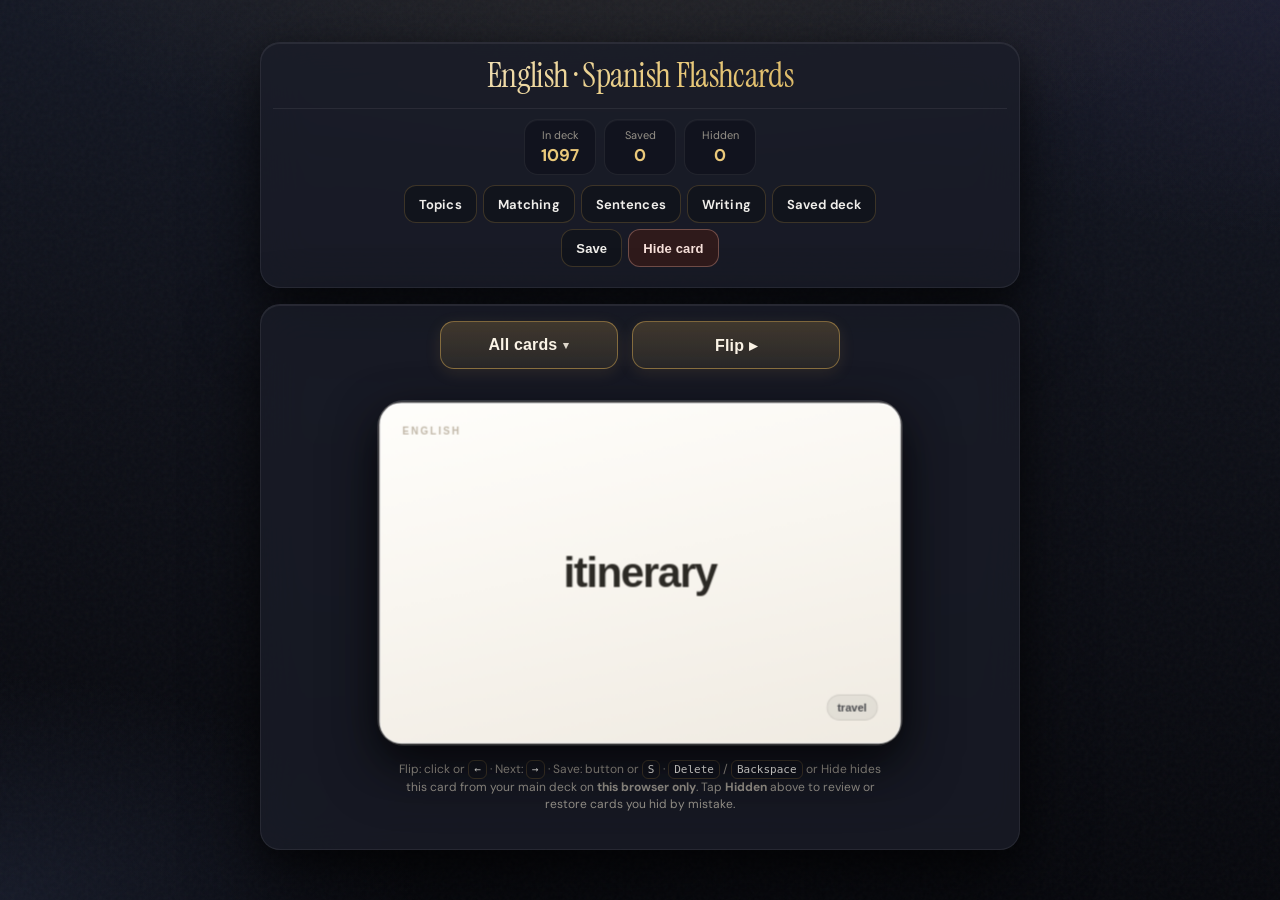
<file: index.html>
<!doctype html>
<html lang="en">
  <head>
    <meta charset="UTF-8" />
    <meta name="viewport" content="width=device-width, initial-scale=1.0, viewport-fit=cover" />
    <title>English · Spanish Flashcards</title>
    <link rel="stylesheet" href="./style.css" />
  </head>
  <body class="deckPage">
    <main class="app">
      <header class="header headerCompact">
        <h1 class="title titleCenter">English · Spanish Flashcards</h1>
        <div class="phraseToolbar deckToolbar" aria-label="Deck">
          <div class="stats phraseToolbar-stats">
            <div class="stat">
              <div class="statLabel">In deck</div>
              <div class="statValue" id="statDeck">—</div>
            </div>
            <a class="stat statLink" href="./saved.html" title="Open saved vocabulary deck">
              <div class="statLabel">Saved</div>
              <div class="statValue" id="statSaved">—</div>
            </a>
            <a class="stat statLink" href="./hidden.html" title="View or restore hidden vocabulary and sentences">
              <div class="statLabel">Hidden</div>
              <div class="statValue" id="statRemoved">—</div>
            </a>
          </div>
          <div class="phraseToolbar-actions">
            <div class="phraseToolbar-actionsInner" aria-label="Study modes and deck actions">
            <nav class="phraseToolbar-nav" aria-label="Study modes">
              <a class="btn ghost btnSm phraseToolbar-navBtn" href="./topics.html">Topics</a>
              <a class="btn ghost btnSm phraseToolbar-navBtn" href="./matching.html">Matching</a>
              <a class="btn ghost btnSm phraseToolbar-navBtn" href="./phrases.html">Sentences</a>
              <a class="btn ghost btnSm phraseToolbar-navBtn" href="./writing.html">Writing</a>
              <a class="btn ghost btnSm phraseToolbar-navBtn" href="./saved.html">Saved deck</a>
            </nav>
            <nav class="phraseToolbar-nav" aria-label="Deck actions">
              <button class="btn ghost btnSm phraseToolbar-navBtn" id="saveBtn" type="button" title="Keyboard shortcut: S" aria-label="Save to memory bank; keyboard shortcut S">
                Save
              </button>
              <button
                class="btn danger btnSm phraseToolbar-navBtn"
                id="hideCardBtn"
                type="button"
                title="Remove this word from your main deck on this browser"
              >
                Hide card
              </button>
            </nav>
            </div>
          </div>
        </div>
      </header>

      <section class="stage">
        <section class="panel studyPanel" aria-label="Study">
          <div class="studyRow" role="group" aria-label="Topic and card controls">
            <div class="studyControlBar">
              <div class="topicDrop" id="topicDrop">
                <button
                  type="button"
                  class="btn navBtn primary topicDropBtn"
                  id="topicDropBtn"
                  aria-haspopup="listbox"
                  aria-expanded="false"
                  aria-controls="topicDropMenu"
                >
                  <span class="topicDropBtnText" id="topicDropLabel">All cards</span>
                  <span class="topicDropChev" aria-hidden="true">▾</span>
                </button>
                <div class="topicDropMenu" id="topicDropMenu" role="listbox" aria-label="Choose a topic" hidden></div>
              </div>
              <button type="button" class="btn navBtn primary studyFlipBtn desktopOnlyControl" id="stepBtn">
                Flip ▸
              </button>
            </div>
          </div>

          <div class="flashcardStage">
            <button
              type="button"
              class="flashcardHit"
              id="flashcardHit"
              aria-label="Flashcard — click to flip"
            >
              <div class="flashcard3d">
                <div class="flashcardInner" id="flashcardInner">
                  <div class="flashFace flashFaceFront">
                    <span class="flashLabel">English</span>
                    <p class="flashWord flashWordFront" id="textEn">—</p>
                    <span class="flashCornerTag" id="deckTag">—</span>
                  </div>
                  <div class="flashFace flashFaceBack">
                    <span class="flashLabel">Spanish</span>
                    <p class="flashWord flashWordEs" id="textEs">—</p>
                  </div>
                </div>
              </div>
            </button>
          </div>

          <p class="deckHelpNote muted">
            Flip: click or <kbd>←</kbd> · Next: <kbd>→</kbd> · Save: button or <kbd>S</kbd> ·
            <kbd>Delete</kbd> / <kbd>Backspace</kbd> or Hide hides this card from your main deck on
            <strong>this browser only</strong>. Tap <strong>Hidden</strong> above to review or restore cards you hid by
            mistake.
          </p>

          <div class="miniHelp" id="toastBar">
            <span id="saveToast" class="saveToast" aria-live="polite"></span>
          </div>
        </section>
      </section>

    </main>

    <script src="./topics-data.js"></script>
    <script src="./english-display.js"></script>
    <script src="./wordbank.js" defer></script>
    <script src="./main.js" defer></script>
    <script src="./mobile-deck.js" defer></script>
  </body>
</html>
</file>
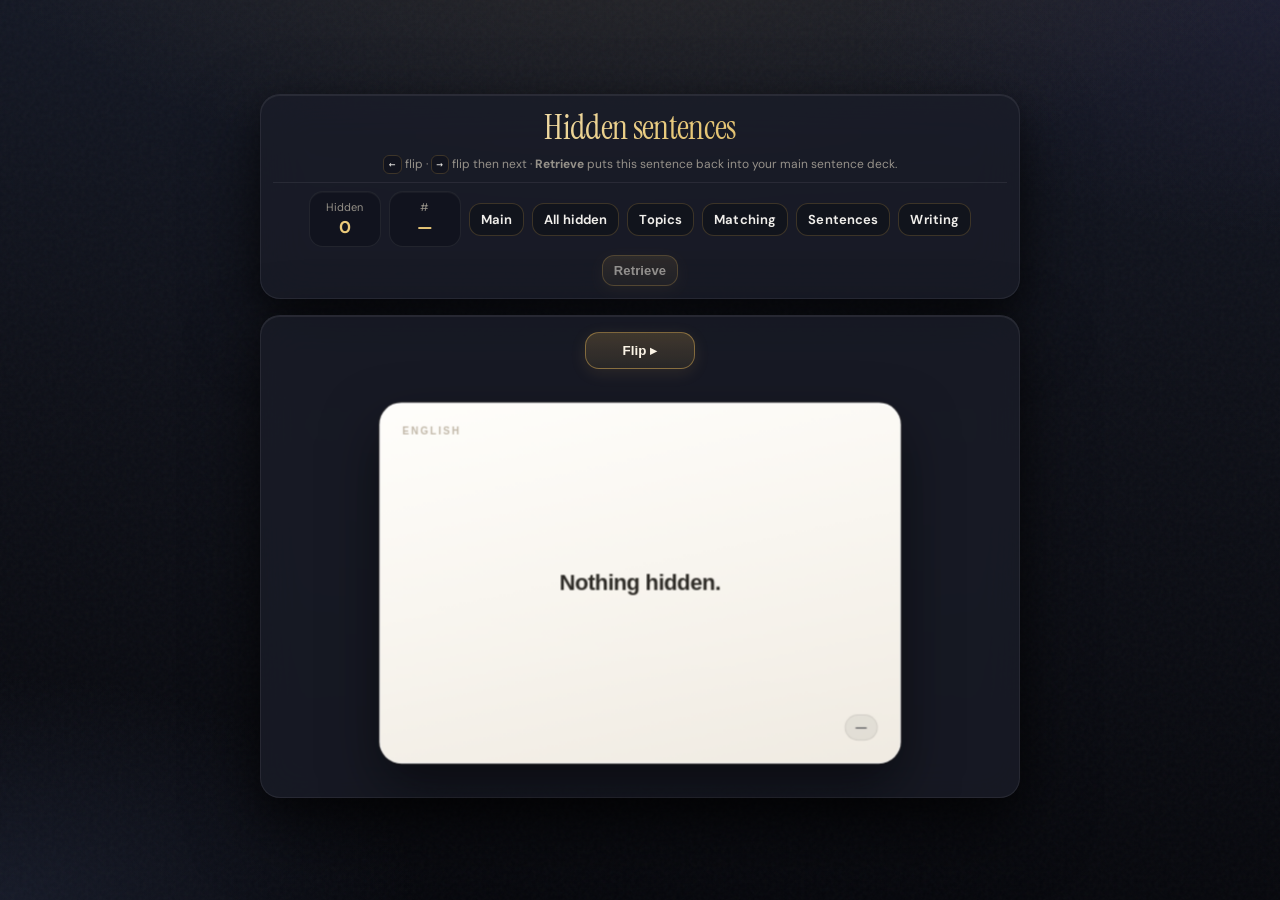
<file: hidden-sentences.html>
<!doctype html>
<html lang="en">
  <head>
    <meta charset="UTF-8" />
    <meta name="viewport" content="width=device-width, initial-scale=1.0, viewport-fit=cover" />
    <title>Hidden sentences</title>
    <link rel="stylesheet" href="./style.css" />
  </head>
  <body class="phrasePage">
    <main class="app">
      <header class="header headerCompact">
        <h1 class="title titleCenter">Hidden sentences</h1>
        <p class="subtitle subtitleTight desktopOnlyControl">
          <kbd>←</kbd> flip · <kbd>→</kbd> flip then next · <strong>Retrieve</strong> puts this sentence back into your
          main sentence deck.
        </p>
        <div class="stats statsRow" aria-label="Hidden sentences">
          <div class="stat">
            <div class="statLabel">Hidden</div>
            <div class="statValue" id="statTotal">—</div>
          </div>
          <div class="stat">
            <div class="statLabel">#</div>
            <div class="statValue" id="statPosition">—</div>
          </div>
          <a class="btn ghost btnSm" href="./index.html">Main</a>
          <a class="btn ghost btnSm" href="./hidden.html">All hidden</a>
          <a class="btn ghost btnSm" href="./topics.html">Topics</a>
          <a class="btn ghost btnSm" href="./matching.html">Matching</a>
          <a class="btn ghost btnSm" href="./phrases.html">Sentences</a>
          <a class="btn ghost btnSm" href="./writing.html">Writing</a>
          <button class="btn primary btnSm" id="retrieveBtn" type="button">Retrieve</button>
        </div>
      </header>

      <section class="stage">
        <section class="panel studyPanel" aria-label="Hidden sentence cards">
          <div class="studyRow" role="group" aria-label="Card controls">
            <div class="studyControlBar studyControlBar--solo">
              <button type="button" class="btn navBtn primary studyNextBtn" id="stepBtn">Flip ▸</button>
            </div>
          </div>

          <div class="flashcardStage">
            <button
              type="button"
              class="flashcardHit"
              id="flashcardHit"
              aria-label="Sentence flashcard — click to flip"
            >
              <div class="flashcard3d">
                <div class="flashcardInner" id="flashcardInner">
                  <div class="flashFace flashFaceFront">
                    <span class="flashLabel">English</span>
                    <p class="flashWord flashWordFront" id="textEn">—</p>
                    <span class="flashCornerTag" id="cornerTag">—</span>
                  </div>
                  <div class="flashFace flashFaceBack">
                    <span class="flashLabel">Spanish</span>
                    <p class="flashWord flashWordEs" id="textEs">—</p>
                  </div>
                </div>
              </div>
            </button>
          </div>

        </section>
      </section>
    </main>

    <script src="./english-display.js"></script>
    <script src="./sentence-bank.js" defer></script>
    <script src="./hidden-sentences.js" defer></script>
    <script src="./mobile-deck.js" defer></script>
  </body>
</html>
</file>
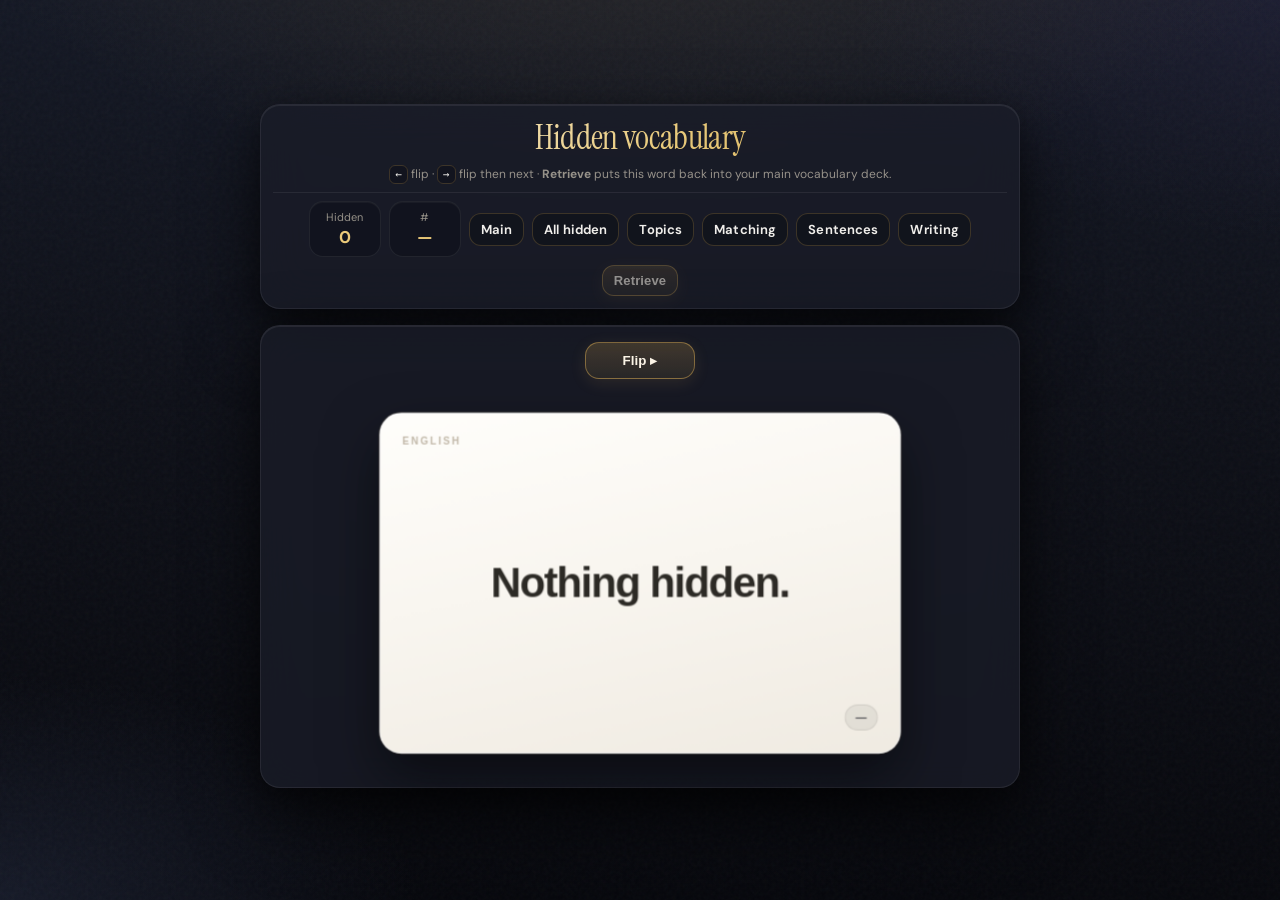
<file: hidden-words.html>
<!doctype html>
<html lang="en">
  <head>
    <meta charset="UTF-8" />
    <meta name="viewport" content="width=device-width, initial-scale=1.0, viewport-fit=cover" />
    <title>Hidden vocabulary</title>
    <link rel="stylesheet" href="./style.css" />
  </head>
  <body>
    <main class="app">
      <header class="header headerCompact">
        <h1 class="title titleCenter">Hidden vocabulary</h1>
        <p class="subtitle subtitleTight desktopOnlyControl">
          <kbd>←</kbd> flip · <kbd>→</kbd> flip then next · <strong>Retrieve</strong> puts this word back into your main
          vocabulary deck.
        </p>
        <div class="stats statsRow" aria-label="Hidden words">
          <div class="stat">
            <div class="statLabel">Hidden</div>
            <div class="statValue" id="statTotal">—</div>
          </div>
          <div class="stat">
            <div class="statLabel">#</div>
            <div class="statValue" id="statPosition">—</div>
          </div>
          <a class="btn ghost btnSm" href="./index.html">Main</a>
          <a class="btn ghost btnSm" href="./hidden.html">All hidden</a>
          <a class="btn ghost btnSm" href="./topics.html">Topics</a>
          <a class="btn ghost btnSm" href="./matching.html">Matching</a>
          <a class="btn ghost btnSm" href="./phrases.html">Sentences</a>
          <a class="btn ghost btnSm" href="./writing.html">Writing</a>
          <button class="btn primary btnSm" id="retrieveBtn" type="button">Retrieve</button>
        </div>
      </header>

      <section class="stage">
        <section class="panel studyPanel" aria-label="Hidden vocabulary cards">
          <div class="studyRow" role="group" aria-label="Card controls">
            <div class="studyControlBar studyControlBar--solo">
              <button type="button" class="btn navBtn primary studyNextBtn" id="stepBtn">Flip ▸</button>
            </div>
          </div>

          <div class="flashcardStage">
            <button
              type="button"
              class="flashcardHit"
              id="flashcardHit"
              aria-label="Flashcard — click to flip"
            >
              <div class="flashcard3d">
                <div class="flashcardInner" id="flashcardInner">
                  <div class="flashFace flashFaceFront">
                    <span class="flashLabel">English</span>
                    <p class="flashWord flashWordFront" id="textEn">—</p>
                    <span class="flashCornerTag" id="cornerTag">—</span>
                  </div>
                  <div class="flashFace flashFaceBack">
                    <span class="flashLabel">Spanish</span>
                    <p class="flashWord flashWordEs" id="textEs">—</p>
                  </div>
                </div>
              </div>
            </button>
          </div>

        </section>
      </section>
    </main>

    <script src="./english-display.js"></script>
    <script src="./wordbank.js" defer></script>
    <script src="./hidden-words.js" defer></script>
    <script src="./mobile-deck.js" defer></script>
  </body>
</html>
</file>
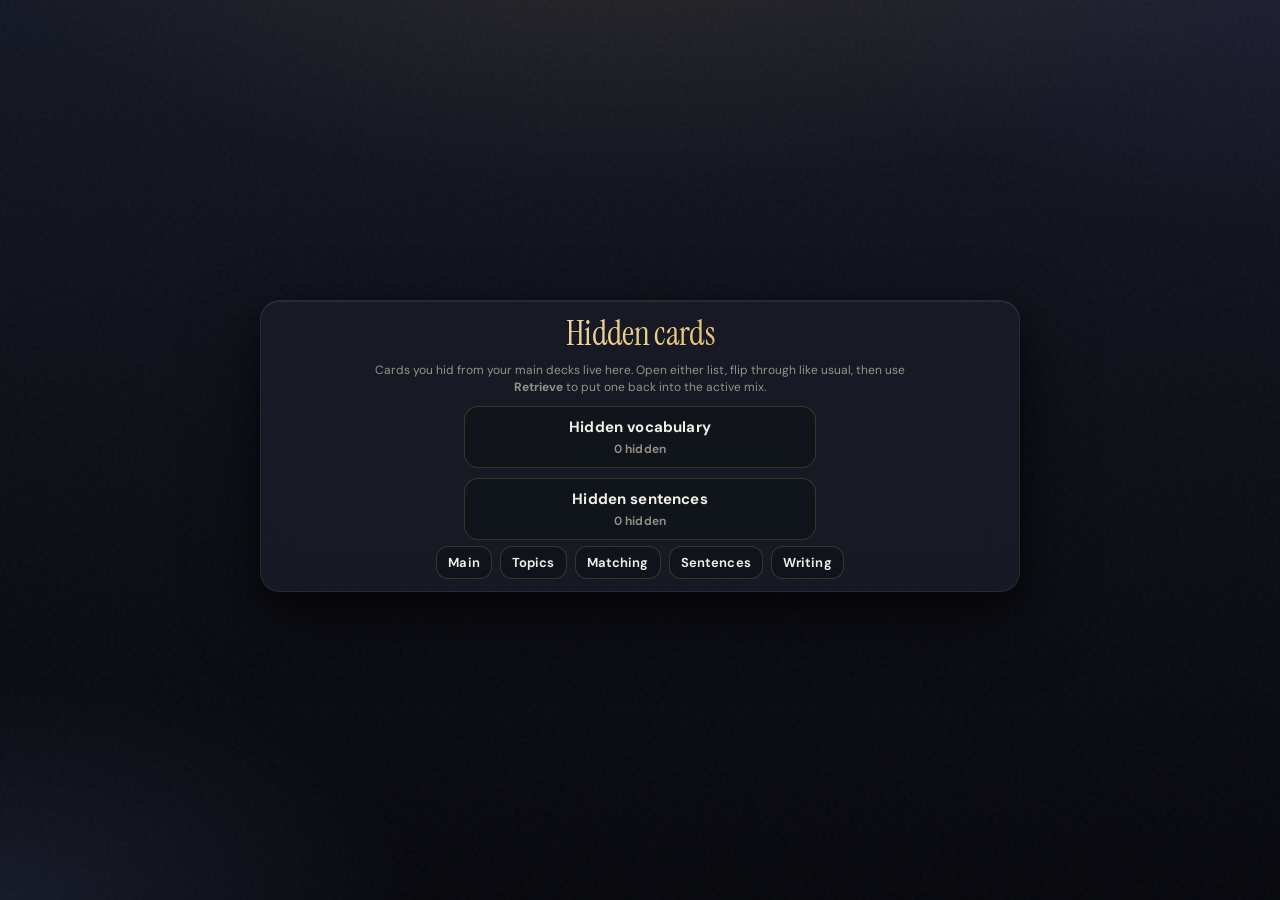
<file: hidden.html>
<!doctype html>
<html lang="en">
  <head>
    <meta charset="UTF-8" />
    <meta name="viewport" content="width=device-width, initial-scale=1.0, viewport-fit=cover" />
    <title>Hidden cards</title>
    <link rel="stylesheet" href="./style.css" />
  </head>
  <body>
    <main class="app">
      <header class="header headerCompact">
        <h1 class="title titleCenter">Hidden cards</h1>
        <p class="subtitle subtitleTight desktopOnlyControl">
          Cards you hid from your main decks live here. Open either list, flip through like usual, then use
          <strong>Retrieve</strong> to put one back into the active mix.
        </p>
        <div class="hiddenHub">
          <a class="hiddenHubCard btn ghost" href="./hidden-words.html">
            <span class="hiddenHubTitle">Hidden vocabulary</span>
            <span class="hiddenHubMeta muted"><span id="countWords">0</span> hidden</span>
          </a>
          <a class="hiddenHubCard btn ghost" href="./hidden-sentences.html">
            <span class="hiddenHubTitle">Hidden sentences</span>
            <span class="hiddenHubMeta muted"><span id="countSentences">0</span> hidden</span>
          </a>
        </div>
        <div class="stats statsRow hiddenHubBack">
          <a class="btn ghost btnSm" href="./index.html">Main</a>
          <a class="btn ghost btnSm" href="./topics.html">Topics</a>
          <a class="btn ghost btnSm" href="./matching.html">Matching</a>
          <a class="btn ghost btnSm" href="./phrases.html">Sentences</a>
          <a class="btn ghost btnSm" href="./writing.html">Writing</a>
        </div>
      </header>
    </main>
    <script src="./hidden-hub.js" defer></script>
  </body>
</html>
</file>
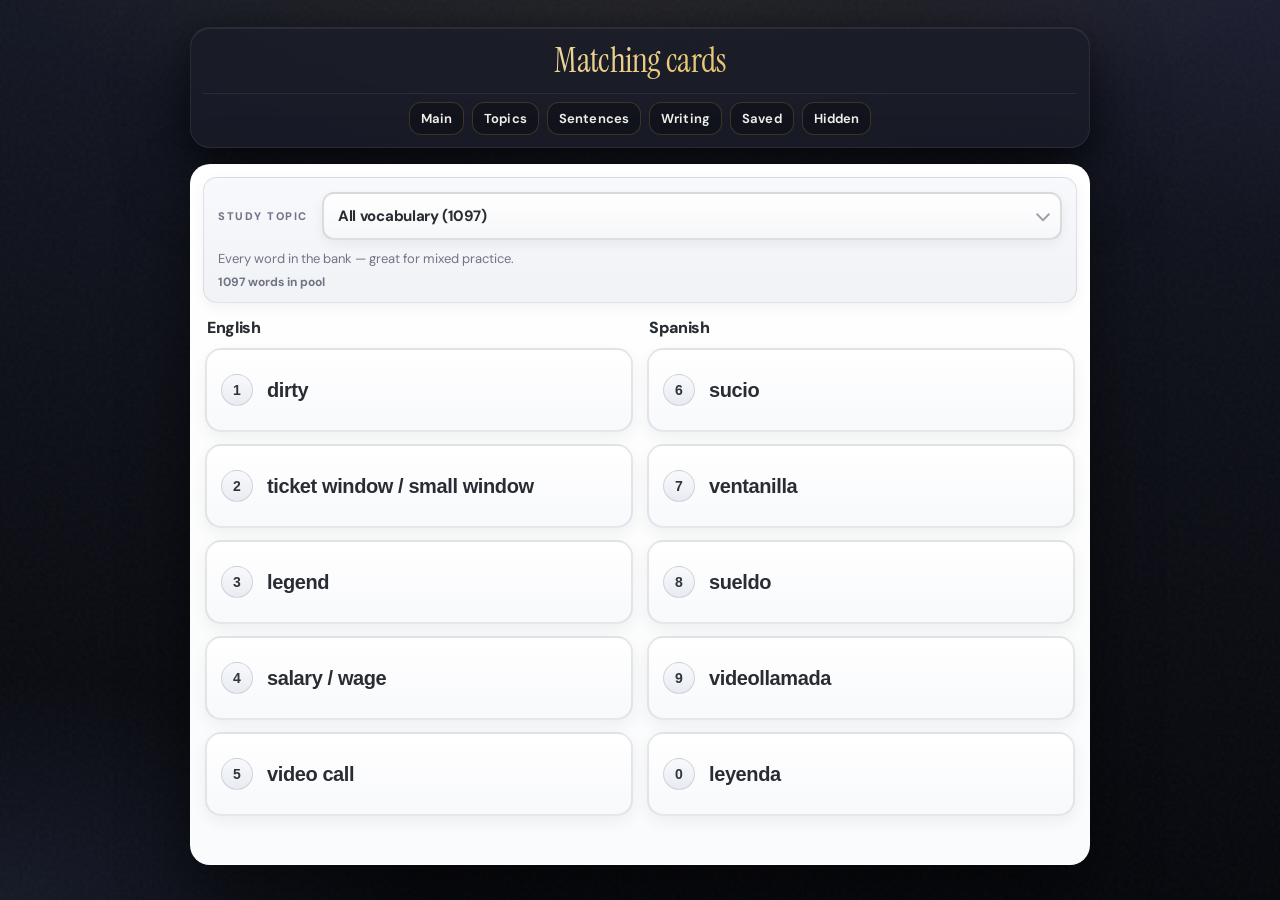
<file: matching.html>
<!doctype html>
<html lang="en">
  <head>
    <meta charset="UTF-8" />
    <meta name="viewport" content="width=device-width, initial-scale=1.0, viewport-fit=cover" />
    <title>Matching cards — English · Spanish</title>
    <link rel="stylesheet" href="./style.css" />
  </head>
  <body class="matchingPage">
    <main class="app">
      <header class="header headerCompact">
        <h1 class="title titleCenter">Matching cards</h1>
        <div class="stats statsRow" aria-label="Navigation">
          <a class="btn ghost btnSm" href="./index.html">Main</a>
          <a class="btn ghost btnSm" href="./topics.html">Topics</a>
          <a class="btn ghost btnSm" href="./phrases.html">Sentences</a>
          <a class="btn ghost btnSm" href="./writing.html">Writing</a>
          <a class="btn ghost btnSm" href="./saved.html">Saved</a>
          <a class="btn ghost btnSm" href="./hidden.html">Hidden</a>
        </div>
      </header>

      <section class="stage">
        <section class="panel matchPanel" aria-label="Matching game">
          <div class="matchTopicBar" aria-label="Topic filter">
            <div class="matchTopicBarMain">
              <label class="matchTopicLabel" for="matchTopicSelect">Study topic</label>
              <div class="matchTopicSelectWrap">
                <select id="matchTopicSelect" class="matchTopicSelect" aria-describedby="matchTopicBlurb"></select>
              </div>
            </div>
            <p class="matchTopicBlurb muted" id="matchTopicBlurb">Choose a topic to match words from that slice of the bank.</p>
            <p class="matchTopicPool muted" id="matchTopicPool" aria-live="polite"></p>
          </div>

          <div class="matchEmpty" id="matchEmpty" hidden>
            <p class="matchEmptyTitle">Not enough words in this topic</p>
            <p class="matchEmptyText muted">You need at least 5 words to play matching. Try another topic or use <strong>All vocabulary</strong>.</p>
          </div>

          <div class="matchPlayArea" id="matchPlayArea">
          <div class="matchTopRow" aria-label="Round status">
            <div class="matchStats">
              <div class="matchStat">
                <div class="matchStatLabel">Correct</div>
                <div class="matchStatValue" id="matchCorrect">0</div>
              </div>
              <div class="matchStat">
                <div class="matchStatLabel">Mistakes</div>
                <div class="matchStatValue" id="matchMistakes">0</div>
              </div>
            </div>
            <div class="matchControls">
              <button class="btn ghost btnSm" id="matchResetBtn" type="button">New round</button>
            </div>
          </div>

          <div class="matchGrid" role="group" aria-label="English and Spanish choices">
            <div class="matchCol" aria-label="English">
              <div class="matchColHead">
                <span class="matchColTitle">English</span>
              </div>
              <div class="matchList" id="matchLeft" aria-label="English list"></div>
            </div>

            <div class="matchCol" aria-label="Spanish">
              <div class="matchColHead">
                <span class="matchColTitle">Spanish</span>
              </div>
              <div class="matchList" id="matchRight" aria-label="Spanish list"></div>
            </div>
          </div>

          <div class="matchToastRow" aria-live="polite">
            <span class="matchToast" id="matchToast"></span>
          </div>
          </div>
        </section>
      </section>
    </main>

    <script src="./topics-data.js"></script>
    <script src="./english-display.js"></script>
    <script src="./wordbank.js" defer></script>
    <script src="./matching.js" defer></script>
  </body>
</html>
</file>
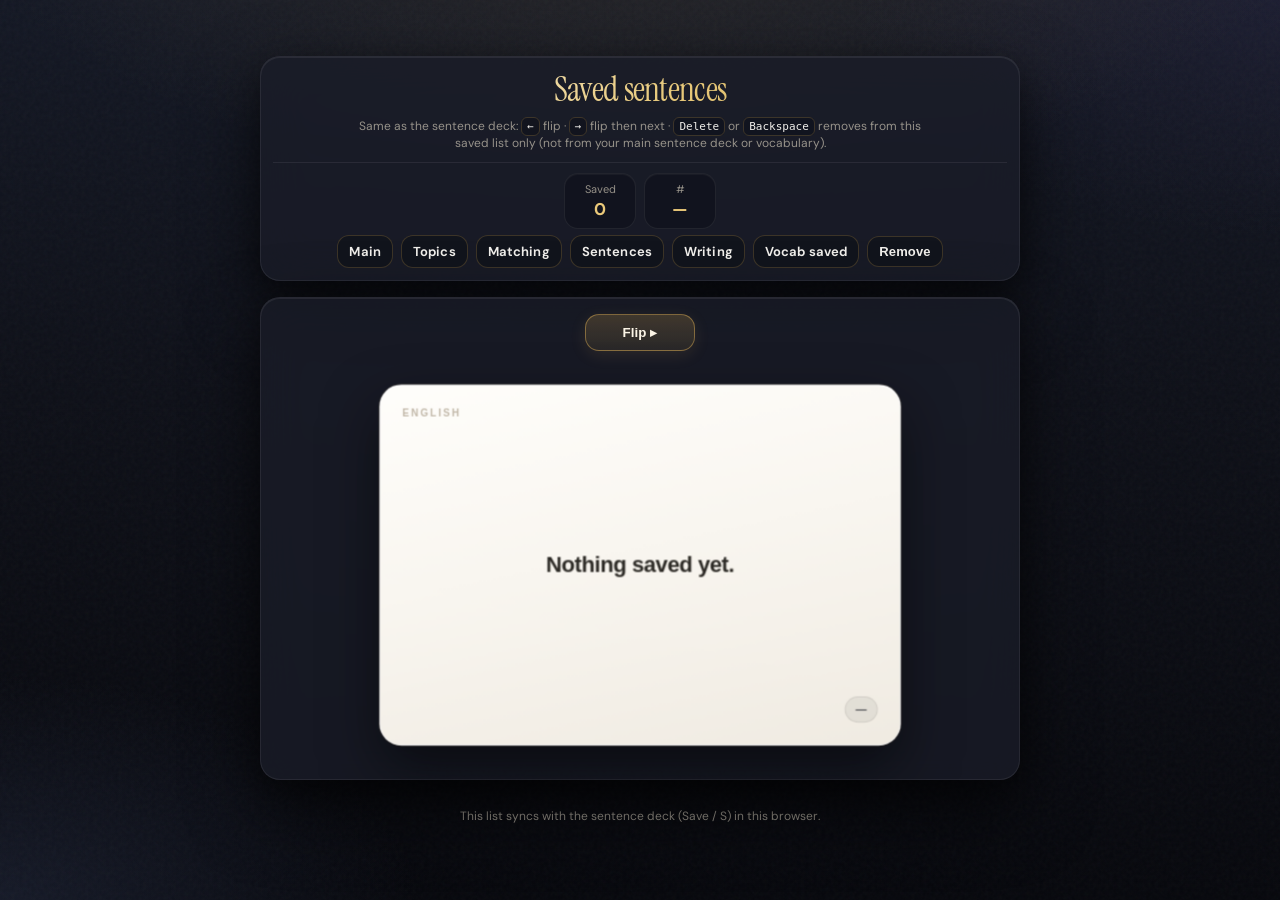
<file: phrases-saved.html>
<!doctype html>
<html lang="en">
  <head>
    <meta charset="UTF-8" />
    <meta name="viewport" content="width=device-width, initial-scale=1.0, viewport-fit=cover" />
    <title>Saved sentences</title>
    <link rel="stylesheet" href="./style.css" />
  </head>
  <body class="phrasePage">
    <main class="app">
      <header class="header headerCompact">
        <h1 class="title titleCenter">Saved sentences</h1>
        <p class="subtitle subtitleTight desktopOnlyControl">
          Same as the sentence deck: <kbd>←</kbd> flip · <kbd>→</kbd> flip then next ·
          <kbd>Delete</kbd> or <kbd>Backspace</kbd> removes from this saved list only (not from your main sentence deck
          or vocabulary).
        </p>
        <div class="phraseToolbar" aria-label="Saved sentences">
          <div class="stats phraseToolbar-stats">
            <div class="stat">
              <div class="statLabel">Saved</div>
              <div class="statValue" id="statTotal">—</div>
            </div>
            <div class="stat">
              <div class="statLabel">#</div>
              <div class="statValue" id="statPosition">—</div>
            </div>
          </div>
          <nav class="phraseToolbar-nav" aria-label="Saved sentences actions">
            <a class="btn ghost btnSm phraseToolbar-navBtn" href="./index.html">Main</a>
            <a class="btn ghost btnSm phraseToolbar-navBtn" href="./topics.html">Topics</a>
            <a class="btn ghost btnSm phraseToolbar-navBtn" href="./matching.html">Matching</a>
            <a class="btn ghost btnSm phraseToolbar-navBtn" href="./phrases.html">Sentences</a>
            <a class="btn ghost btnSm phraseToolbar-navBtn" href="./writing.html">Writing</a>
            <a class="btn ghost btnSm phraseToolbar-navBtn" href="./saved.html">Vocab saved</a>
            <button class="btn ghost btnSm phraseToolbar-navBtn" id="removeSavedBtn" type="button">Remove</button>
          </nav>
        </div>
      </header>

      <section class="stage">
        <section class="panel studyPanel" aria-label="Saved sentence flashcards">
          <div class="studyRow" role="group" aria-label="Card controls">
            <div class="studyControlBar studyControlBar--solo">
              <button type="button" class="btn navBtn primary studyNextBtn" id="stepBtn">Flip ▸</button>
            </div>
          </div>

          <div class="flashcardStage">
            <button
              type="button"
              class="flashcardHit"
              id="flashcardHit"
              aria-label="Sentence flashcard — click to flip"
            >
              <div class="flashcard3d">
                <div class="flashcardInner" id="flashcardInner">
                  <div class="flashFace flashFaceFront">
                    <span class="flashLabel">English</span>
                    <p class="flashWord flashWordFront" id="textEn">—</p>
                    <span class="flashCornerTag" id="cornerTag">—</span>
                  </div>
                  <div class="flashFace flashFaceBack">
                    <span class="flashLabel">Spanish</span>
                    <p class="flashWord flashWordEs" id="textEs">—</p>
                  </div>
                </div>
              </div>
            </button>
          </div>

        </section>
      </section>

      <footer class="footer footerBar">
        <span class="muted">This list syncs with the sentence deck (Save / S) in this browser.</span>
      </footer>
    </main>

    <script src="./english-display.js"></script>
    <script src="./phrases-saved.js" defer></script>
    <script src="./mobile-deck.js" defer></script>
  </body>
</html>
</file>
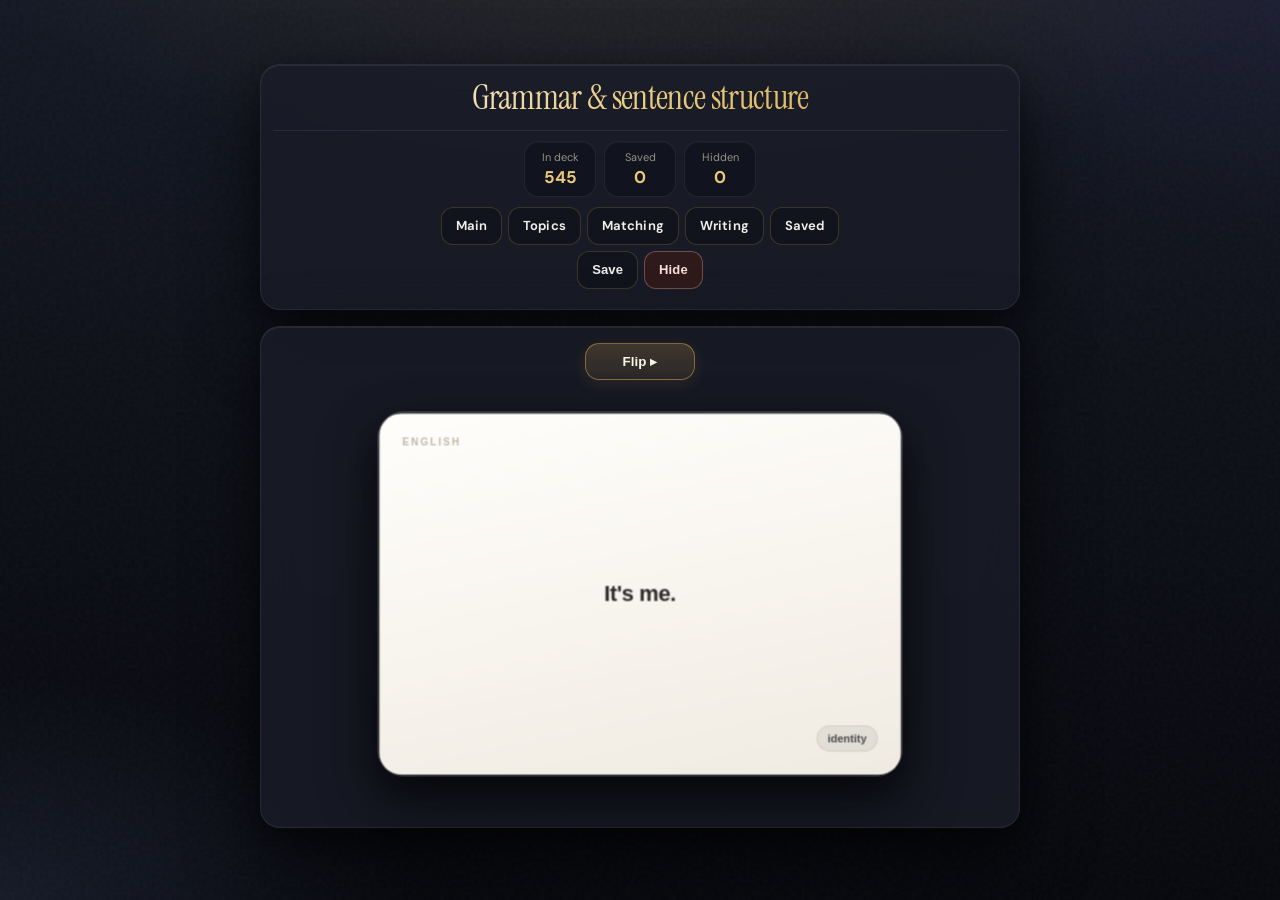
<file: phrases.html>
<!doctype html>
<html lang="en">
  <head>
    <meta charset="UTF-8" />
    <meta name="viewport" content="width=device-width, initial-scale=1.0, viewport-fit=cover" />
    <title>Grammar & sentence structure — English · Spanish</title>
    <link rel="stylesheet" href="./style.css" />
  </head>
  <body class="phrasePage">
    <main class="app">
      <header class="header headerCompact">
        <h1 class="title titleCenter">Grammar & sentence structure</h1>
        <div class="phraseToolbar" aria-label="Sentence deck">
          <div class="stats phraseToolbar-stats">
            <div class="stat">
              <div class="statLabel">In deck</div>
              <div class="statValue" id="statDeck">—</div>
            </div>
            <a class="stat statLink" href="./phrases-saved.html" title="Open saved sentences">
              <div class="statLabel">Saved</div>
              <div class="statValue" id="statSaved">—</div>
            </a>
            <a class="stat statLink" href="./hidden.html" title="View or restore hidden vocabulary and sentences">
              <div class="statLabel">Hidden</div>
              <div class="statValue" id="statRemoved">—</div>
            </a>
          </div>
          <div class="phraseToolbar-actions">
            <div class="phraseToolbar-actionsInner" aria-label="Study modes and sentence deck actions">
              <nav class="phraseToolbar-nav" aria-label="Study modes">
                <a class="btn ghost btnSm phraseToolbar-navBtn" href="./index.html">Main</a>
                <a class="btn ghost btnSm phraseToolbar-navBtn" href="./topics.html">Topics</a>
                <a class="btn ghost btnSm phraseToolbar-navBtn" href="./matching.html">Matching</a>
                <a class="btn ghost btnSm phraseToolbar-navBtn" href="./writing.html">Writing</a>
                <a class="btn ghost btnSm phraseToolbar-navBtn" href="./phrases-saved.html">Saved</a>
              </nav>
              <nav class="phraseToolbar-nav" aria-label="Sentence deck actions">
                <button class="btn ghost btnSm phraseToolbar-navBtn" id="saveBtn" type="button" title="Keyboard shortcut: S" aria-label="Save sentence; keyboard shortcut S">
                  Save
                </button>
                <button
                  class="btn danger btnSm phraseToolbar-navBtn"
                  id="hideCardBtn"
                  type="button"
                  title="Remove this sentence from your sentence deck on this browser"
                >
                  Hide
                </button>
              </nav>
            </div>
          </div>
        </div>
      </header>

      <section class="stage">
        <section class="panel studyPanel" aria-label="Sentence flashcards">
          <div class="studyRow" role="group" aria-label="Card controls">
            <div class="studyControlBar studyControlBar--solo">
              <button type="button" class="btn navBtn primary studyNextBtn" id="stepBtn">Flip ▸</button>
            </div>
          </div>

          <div class="flashcardStage">
            <button
              type="button"
              class="flashcardHit"
              id="flashcardHit"
              aria-label="Sentence flashcard — click to flip"
            >
              <div class="flashcard3d">
                <div class="flashcardInner" id="flashcardInner">
                  <div class="flashFace flashFaceFront">
                    <span class="flashLabel">English</span>
                    <p class="flashWord flashWordFront" id="textEn">—</p>
                    <span class="flashCornerTag" id="deckTag">—</span>
                  </div>
                  <div class="flashFace flashFaceBack">
                    <span class="flashLabel">Spanish</span>
                    <p class="flashWord flashWordEs" id="textEs">—</p>
                  </div>
                </div>
              </div>
            </button>
          </div>

          <div class="miniHelp" id="toastBar">
            <span id="saveToast" class="saveToast" aria-live="polite"></span>
          </div>
        </section>
      </section>

    </main>

    <script src="./sentence-bank.js" defer></script>
    <script src="./phrases.js" defer></script>
    <script src="./mobile-deck.js" defer></script>
  </body>
</html>
</file>
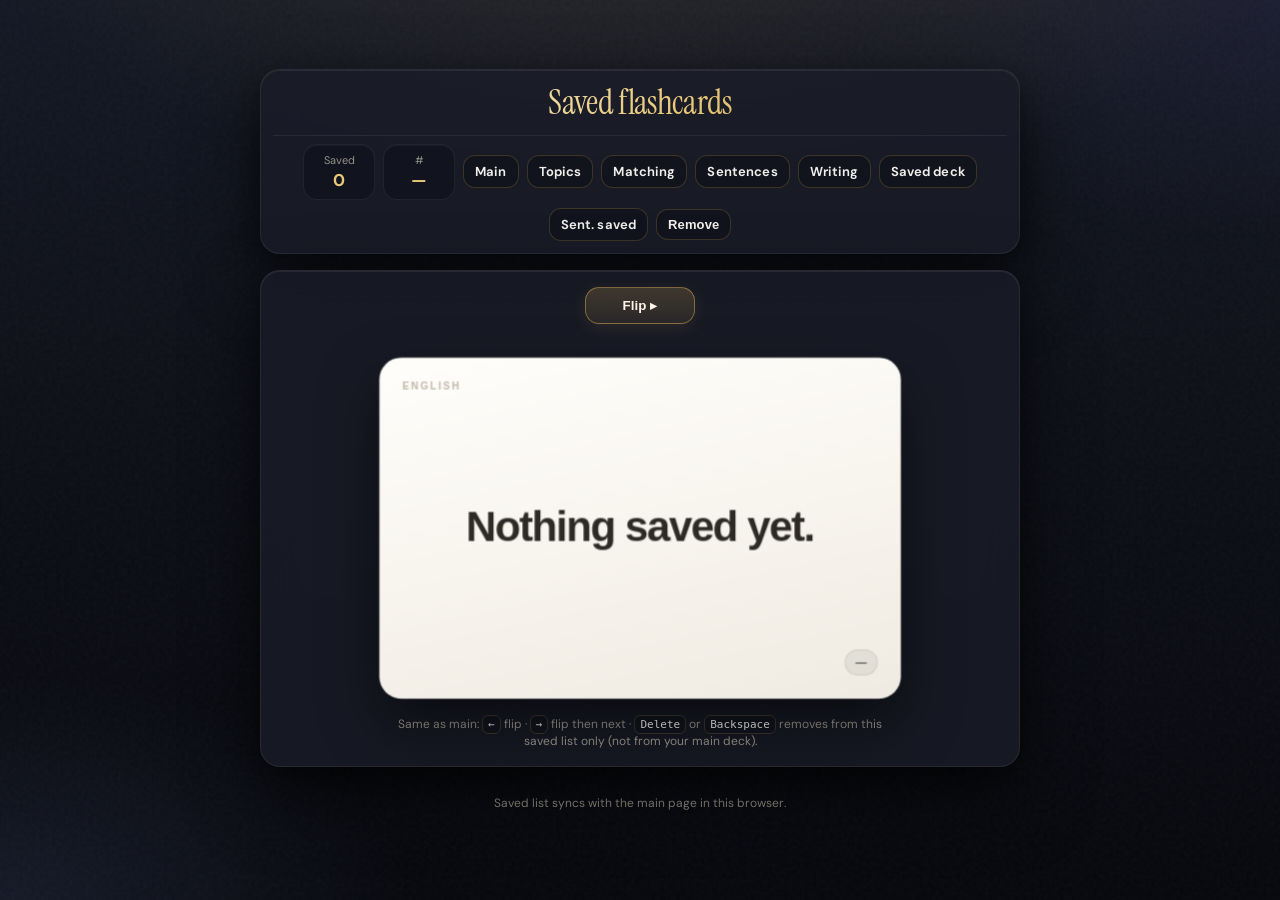
<file: saved.html>
<!doctype html>
<html lang="en">
  <head>
    <meta charset="UTF-8" />
    <meta name="viewport" content="width=device-width, initial-scale=1.0, viewport-fit=cover" />
    <title>Saved flashcards</title>
    <link rel="stylesheet" href="./style.css" />
  </head>
  <body>
    <main class="app">
      <header class="header headerCompact">
        <h1 class="title titleCenter">Saved flashcards</h1>
        <div class="stats statsRow" aria-label="Saved deck">
          <div class="stat">
            <div class="statLabel">Saved</div>
            <div class="statValue" id="statTotal">—</div>
          </div>
          <div class="stat">
            <div class="statLabel">#</div>
            <div class="statValue" id="statPosition">—</div>
          </div>
          <a class="btn ghost btnSm" href="./index.html">Main</a>
          <a class="btn ghost btnSm" href="./topics.html">Topics</a>
          <a class="btn ghost btnSm" href="./matching.html">Matching</a>
          <a class="btn ghost btnSm" href="./phrases.html">Sentences</a>
          <a class="btn ghost btnSm" href="./writing.html">Writing</a>
          <a class="btn ghost btnSm" href="./saved.html" aria-current="page">Saved deck</a>
          <a class="btn ghost btnSm" href="./phrases-saved.html">Sent. saved</a>
          <button class="btn ghost btnSm" id="removeSavedBtn" type="button">Remove</button>
        </div>
      </header>

      <section class="stage">
        <section class="panel studyPanel" aria-label="Saved flashcards">
          <div class="studyRow" role="group" aria-label="Card controls">
            <div class="studyControlBar studyControlBar--solo">
              <button type="button" class="btn navBtn primary studyNextBtn" id="stepBtn">Flip ▸</button>
            </div>
          </div>

          <div class="flashcardStage">
            <button
              type="button"
              class="flashcardHit"
              id="flashcardHit"
              aria-label="Flashcard — click to flip"
            >
              <div class="flashcard3d">
                <div class="flashcardInner" id="flashcardInner">
                  <div class="flashFace flashFaceFront">
                    <span class="flashLabel">English</span>
                    <p class="flashWord flashWordFront" id="textEn">—</p>
                    <span class="flashCornerTag" id="cornerTag">—</span>
                  </div>
                  <div class="flashFace flashFaceBack">
                    <span class="flashLabel">Spanish</span>
                    <p class="flashWord flashWordEs" id="textEs">—</p>
                  </div>
                </div>
              </div>
            </button>
          </div>

          <p class="deckHelpNote muted">
            Same as main: <kbd>←</kbd> flip · <kbd>→</kbd> flip then next · <kbd>Delete</kbd> or <kbd>Backspace</kbd>
            removes from this saved list only (not from your main deck).
          </p>
        </section>
      </section>

      <footer class="footer footerBar">
        <span class="muted">Saved list syncs with the main page in this browser.</span>
      </footer>
    </main>

    <script src="./english-display.js"></script>
    <script src="./saved.js" defer></script>
    <script src="./mobile-deck.js" defer></script>
  </body>
</html>
</file>
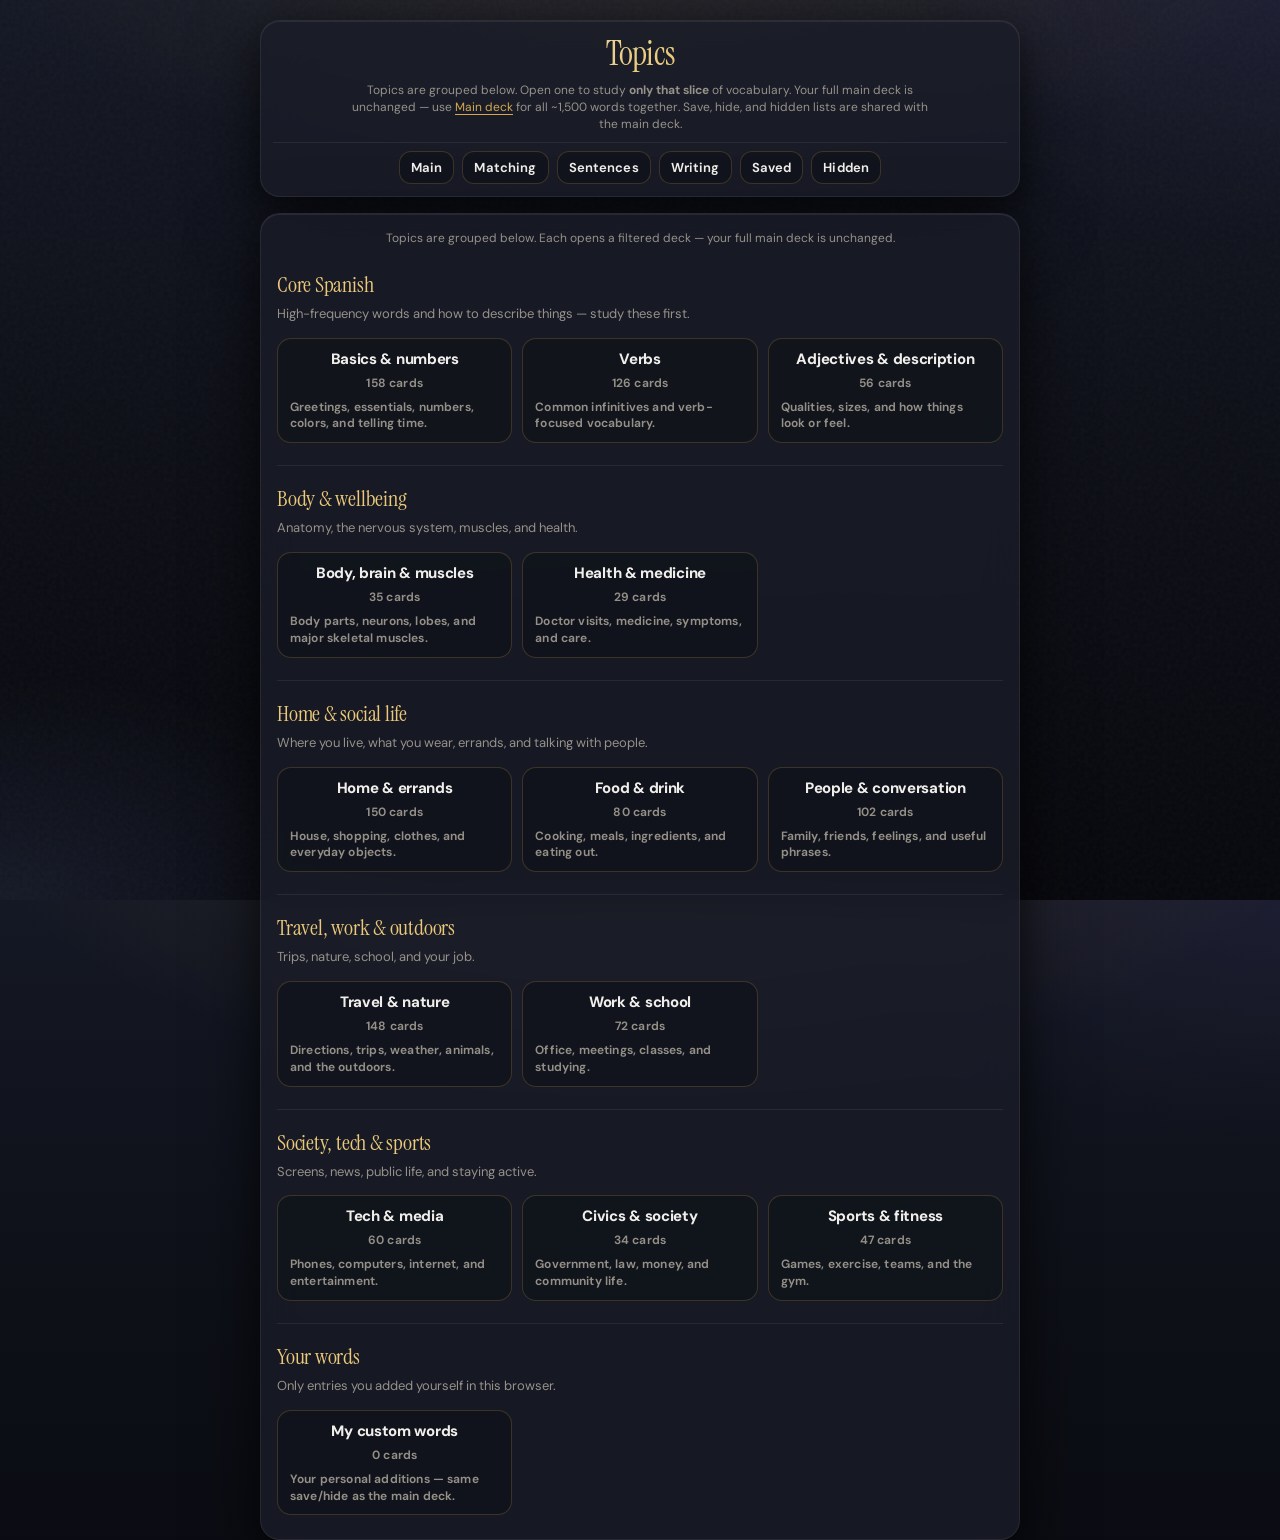
<file: topic.html>
<!doctype html>
<html lang="en">
  <head>
    <meta charset="UTF-8" />
    <meta name="viewport" content="width=device-width, initial-scale=1.0, viewport-fit=cover" />
    <title>Topic · English · Spanish Flashcards</title>
    <link rel="stylesheet" href="./style.css" />
  </head>
  <body>
    <main class="app">
      <header class="header headerCompact">
        <h1 class="title titleCenter" id="topicStudyHeading">Topic study</h1>
        <p class="subtitle subtitleTight desktopOnlyControl" id="topicStudySubtitle">
          Subset of your main deck by topic. Full deck is unchanged on
          <a class="muted inlineLink" href="./index.html">Main deck</a>.
        </p>
        <div class="stats statsRow" aria-label="Deck">
          <div class="stat">
            <div class="statLabel">In topic</div>
            <div class="statValue" id="statDeck">—</div>
          </div>
          <a class="stat statLink" href="./saved.html" title="Open saved vocabulary deck">
            <div class="statLabel">Saved</div>
            <div class="statValue" id="statSaved">—</div>
          </a>
          <a class="stat statLink" href="./hidden.html" title="View or restore hidden vocabulary">
            <div class="statLabel">Hidden</div>
            <div class="statValue" id="statRemoved">—</div>
          </a>
          <button class="btn ghost btnSm" id="saveBtn" type="button" title="Keyboard shortcut: S" aria-label="Save to memory bank; keyboard shortcut S">
            Save
          </button>
          <a class="btn ghost btnSm" href="./index.html">Main</a>
          <a class="btn ghost btnSm" href="./topics.html">Topics</a>
          <a class="btn ghost btnSm" href="./matching.html">Matching</a>
          <a class="btn ghost btnSm" href="./phrases.html">Sentences</a>
          <a class="btn ghost btnSm" href="./writing.html">Writing</a>
          <a class="btn ghost btnSm" href="./saved.html">Saved deck</a>
          <button
            class="btn danger btnSm"
            id="hideCardBtn"
            type="button"
            title="Remove this word from your main deck on this browser"
          >
            Hide card
          </button>
        </div>
      </header>

      <section class="stage">
        <section class="panel studyPanel" aria-label="Topic study">
          <div class="studyRow" role="group" aria-label="Card controls">
            <div class="studyControlBar studyControlBar--solo">
              <button type="button" class="btn navBtn primary studyNextBtn" id="stepBtn">Flip ▸</button>
            </div>
          </div>

          <div class="flashcardStage">
            <button
              type="button"
              class="flashcardHit"
              id="flashcardHit"
              aria-label="Flashcard — click to flip"
            >
              <div class="flashcard3d">
                <div class="flashcardInner" id="flashcardInner">
                  <div class="flashFace flashFaceFront">
                    <span class="flashLabel">English</span>
                    <p class="flashWord flashWordFront" id="textEn">—</p>
                    <span class="flashCornerTag" id="deckTag">—</span>
                  </div>
                  <div class="flashFace flashFaceBack">
                    <span class="flashLabel">Spanish</span>
                    <p class="flashWord flashWordEs" id="textEs">—</p>
                  </div>
                </div>
              </div>
            </button>
          </div>

          <div class="miniHelp" id="toastBar">
            <span id="saveToast" class="saveToast" aria-live="polite"></span>
          </div>
        </section>
      </section>
    </main>

    <script src="./topics-data.js"></script>
    <script src="./english-display.js"></script>
    <script src="./wordbank.js" defer></script>
    <script src="./topic-main.js" defer></script>
    <script src="./mobile-deck.js" defer></script>
  </body>
</html>
</file>
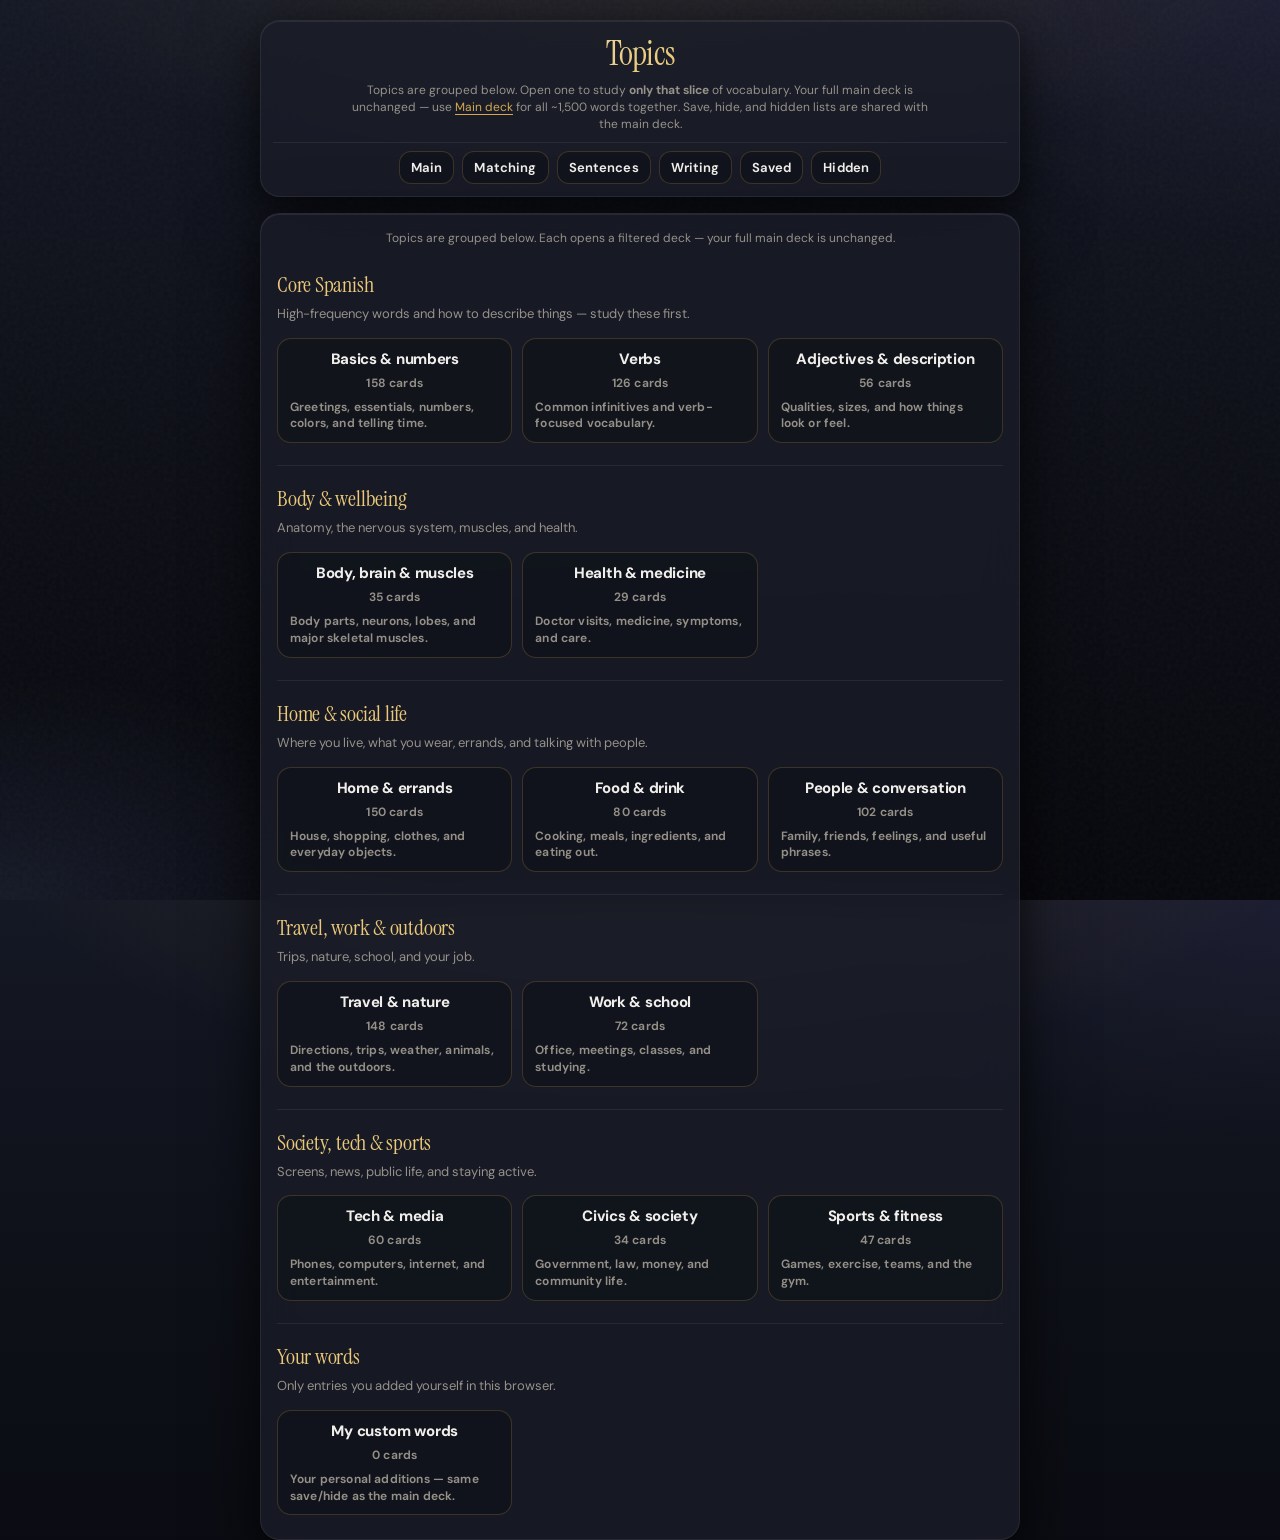
<file: topics.html>
<!doctype html>
<html lang="en">
  <head>
    <meta charset="UTF-8" />
    <meta name="viewport" content="width=device-width, initial-scale=1.0, viewport-fit=cover" />
    <title>Topics — English · Spanish Flashcards</title>
    <link rel="stylesheet" href="./style.css" />
  </head>
  <body>
    <main class="app">
      <header class="header headerCompact">
        <h1 class="title titleCenter">Topics</h1>
        <p class="subtitle subtitleTight desktopOnlyControl">
          Topics are grouped below. Open one to study <strong>only that slice</strong> of vocabulary. Your full main deck
          is unchanged — use <a class="muted inlineLink" href="./index.html">Main deck</a> for all ~1,500 words together.
          Save, hide, and hidden lists are shared with the main deck.
        </p>
        <div class="stats statsRow" aria-label="Navigation">
          <a class="btn ghost btnSm" href="./index.html">Main</a>
          <a class="btn ghost btnSm" href="./matching.html">Matching</a>
          <a class="btn ghost btnSm" href="./phrases.html">Sentences</a>
          <a class="btn ghost btnSm" href="./writing.html">Writing</a>
          <a class="btn ghost btnSm" href="./saved.html">Saved</a>
          <a class="btn ghost btnSm" href="./hidden.html">Hidden</a>
        </div>
      </header>

      <section class="stage">
        <section class="panel studyPanel topicHubPanel" aria-label="Topic list">
          <p class="studyHint muted studyHintSolo" id="topicHubIntro">
            Loading topics…
          </p>
          <div class="topicHubSections" id="topicHubSections" aria-live="polite"></div>
        </section>
      </section>
    </main>

    <script src="./topics-data.js"></script>
    <script src="./topics-hub.js"></script>
    <script src="./english-display.js"></script>
    <script src="./wordbank.js" defer></script>
  </body>
</html>
</file>
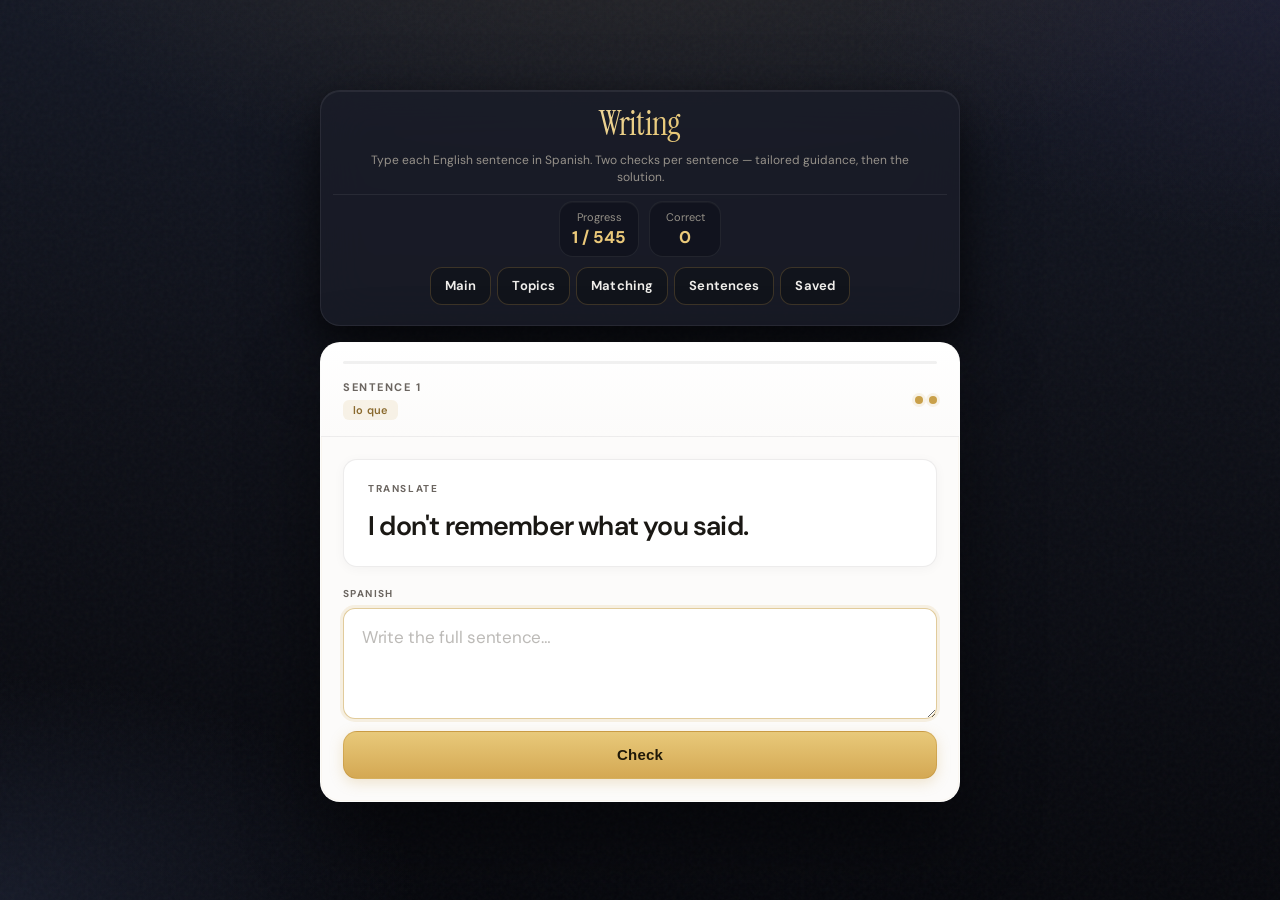
<file: writing.html>
<!doctype html>
<html lang="en">
  <head>
    <meta charset="UTF-8" />
    <meta name="viewport" content="width=device-width, initial-scale=1.0, viewport-fit=cover" />
    <title>Writing — English · Spanish</title>
    <link rel="stylesheet" href="./style.css" />
  </head>
  <body class="writingPage">
    <main class="app">
      <header class="header headerCompact">
        <h1 class="title titleCenter">Writing</h1>
        <p class="subtitle subtitleTight desktopOnlyControl">
          Type each English sentence in Spanish. Two checks per sentence — tailored guidance, then the solution.
        </p>
        <div class="stats statsRow writingStats" aria-label="Writing progress">
          <div class="stat">
            <div class="statLabel">Progress</div>
            <div class="statValue" id="statProgress">—</div>
          </div>
          <div class="stat">
            <div class="statLabel">Correct</div>
            <div class="statValue" id="statCorrect">0</div>
          </div>
        </div>
        <div class="phraseToolbar-actions">
          <div class="phraseToolbar-actionsInner" aria-label="Navigation">
            <nav class="phraseToolbar-nav">
              <a class="btn ghost btnSm phraseToolbar-navBtn" href="./index.html">Main</a>
              <a class="btn ghost btnSm phraseToolbar-navBtn" href="./topics.html">Topics</a>
              <a class="btn ghost btnSm phraseToolbar-navBtn" href="./matching.html">Matching</a>
              <a class="btn ghost btnSm phraseToolbar-navBtn" href="./phrases.html">Sentences</a>
              <a class="btn ghost btnSm phraseToolbar-navBtn" href="./saved.html">Saved</a>
            </nav>
          </div>
        </div>
      </header>

      <section class="stage">
        <section class="panel writePanel" aria-label="Sentence writing practice">
          <header class="writeHeader">
            <div
              class="writeProgressTrack"
              role="progressbar"
              aria-valuemin="0"
              aria-valuemax="100"
              aria-valuenow="0"
              id="progressBar"
            >
              <div class="writeProgressFill" id="progressFill"></div>
            </div>
            <div class="writeTopRow">
              <div class="writeMeta">
                <span class="writeStep" id="stepLabel">Sentence 1</span>
                <span class="writeTag" id="sentenceTag">—</span>
              </div>
              <div class="writeAttempts" id="attemptPills" aria-label="Two tries before the answer is shown">
                <span class="writeAttempt isActive" title="First try"></span>
                <span class="writeAttempt isActive" title="Second try"></span>
              </div>
            </div>
          </header>

          <div class="writePromptCard">
            <span class="writePromptLabel">Translate</span>
            <blockquote class="writePromptText" id="promptEn">Loading…</blockquote>
          </div>

          <form class="writeForm" id="writeForm" novalidate>
            <label class="writeInputLabel" for="answerInput">Spanish</label>
            <textarea
              id="answerInput"
              class="writeInput"
              rows="3"
              placeholder="Write the full sentence…"
              autocomplete="off"
              autocapitalize="off"
              spellcheck="false"
              aria-describedby="feedbackBlock"
            ></textarea>
            <div class="writeFormActions">
              <button type="submit" class="btn writeSubmitBtn" id="submitBtn">Check</button>
              <button type="button" class="btn writeContinueBtn" id="continueBtn" hidden>Continue</button>
            </div>
          </form>

          <aside class="writeCoach" id="feedbackBlock" hidden role="status" aria-live="polite">
            <div class="writeCoachMain">
              <div class="writeCoachIcon" id="feedbackIcon" aria-hidden="true"></div>
              <div class="writeCoachCopy">
                <p class="writeCoachEyebrow" id="feedbackBadge">Hint</p>
                <p class="writeCoachTitle" id="feedbackTitle"></p>
                <ul class="writeCoachList" id="hintList" hidden></ul>
              </div>
              <button
                type="button"
                class="writeRevealBtn"
                id="revealBtn"
                hidden
                aria-label="Reveal the correct answer"
              >
                Reveal
              </button>
            </div>
            <div class="writeAnswerBox" id="answerBox" hidden>
              <p class="writeAnswerBoxText" id="answerBoxText"></p>
            </div>
            <p class="writeCoachNote" id="feedbackBody" hidden></p>
          </aside>
        </section>
      </section>
    </main>

    <script src="./sentence-bank.js" defer></script>
    <script src="./writing.js" defer></script>
  </body>
</html>
</file>
<file: style.css>
/* English ↔ Spanish flashcards · premium navy + gold */
@import url("https://fonts.googleapis.com/css2?family=DM+Sans:ital,opsz,wght@0,9..40,400;0,9..40,500;0,9..40,600;0,9..40,700;0,9..40,800;1,9..40,400&family=Instrument+Serif:ital@0;1&display=swap");

:root {
  --bg-deep: #07080d;
  --bg-mid: #0e1018;
  --bg-top: #141824;

  --panel: rgba(26, 29, 40, 0.78);
  --panel2: rgba(18, 20, 30, 0.88);
  --text: rgba(250, 248, 244, 0.96);
  --muted: rgba(178, 172, 160, 0.82);

  --accent: #d4a853;
  --accent-bright: #ebc97a;
  --accent-soft: rgba(212, 168, 83, 0.16);
  --danger: #e89580;
  --good: #5ecf9a;
  --shadow:
    0 28px 70px rgba(0, 0, 0, 0.58),
    0 10px 28px rgba(0, 0, 0, 0.32),
    inset 0 1px 0 rgba(255, 255, 255, 0.07);
  --radius: 20px;

  --border: rgba(255, 255, 255, 0.07);
  --border-strong: rgba(212, 168, 83, 0.22);
  --surface: rgba(34, 37, 50, 0.92);
  --surface-hover: rgba(46, 50, 66, 0.96);
  --surface-ghost: rgba(16, 18, 26, 0.72);
  --link-hover: #f2ddb0;

  --paper1: linear-gradient(168deg, #fffefb 0%, #f9f6f0 46%, #f0ebe2 100%);
  --paper2: linear-gradient(198deg, #ffffff 0%, #f7f4ee 52%, #ede8df 100%);
  --paperInk: rgba(26, 24, 20, 0.92);

  --flipSuccess: rgba(94, 207, 154, 0.22);
  --flipSuccessDeep: rgba(48, 160, 110, 0.14);
}

* {
  box-sizing: border-box;
}

html,
body {
  height: 100%;
}

body {
  margin: 0;
  -webkit-text-size-adjust: 100%;
  text-size-adjust: 100%;
  font-family: "DM Sans", ui-sans-serif, system-ui, -apple-system, Segoe UI, Roboto, Helvetica, Arial,
    sans-serif;
  color: var(--text);
  min-height: 100%;
  background-color: var(--bg-deep);
  background-image:
    radial-gradient(110% 80% at 50% -20%, rgba(212, 168, 83, 0.14), transparent 52%),
    radial-gradient(70% 55% at 100% 0%, rgba(88, 72, 140, 0.12), transparent 48%),
    radial-gradient(65% 50% at 0% 100%, rgba(40, 48, 72, 0.45), transparent 50%),
    linear-gradient(180deg, var(--bg-top) 0%, var(--bg-mid) 44%, var(--bg-deep) 100%);
  display: grid;
  place-items: center;
  padding: 20px 16px 28px;
  position: relative;
}

body::before {
  content: "";
  position: fixed;
  inset: 0;
  pointer-events: none;
  opacity: 0.035;
  background-image: url("data:image/svg+xml,%3Csvg viewBox='0 0 256 256' xmlns='http://www.w3.org/2000/svg'%3E%3Cfilter id='n'%3E%3CfeTurbulence type='fractalNoise' baseFrequency='0.85' numOctaves='4' stitchTiles='stitch'/%3E%3C/filter%3E%3Crect width='100%25' height='100%25' filter='url(%23n)'/%3E%3C/svg%3E");
  z-index: 0;
}

.app {
  width: min(760px, 100%);
  display: grid;
  gap: 16px;
  position: relative;
  z-index: 1;
}

.header {
  display: flex;
  flex-direction: column;
  align-items: center;
  text-align: center;
  gap: 10px;
  padding: 18px 18px 16px;
  border-radius: var(--radius);
  background: var(--panel);
  backdrop-filter: blur(22px) saturate(1.15);
  -webkit-backdrop-filter: blur(22px) saturate(1.15);
  box-shadow: var(--shadow);
  border: 1px solid var(--border);
}

.headerCompact {
  gap: 6px;
  padding: 10px 12px 12px;
}

.title {
  margin: 0;
  font-family: "Instrument Serif", Georgia, "Times New Roman", serif;
  font-weight: 400;
  letter-spacing: -0.02em;
  font-size: clamp(26px, 3.6vw, 34px);
  background: linear-gradient(135deg, #faf6ef 0%, #e8c97a 55%, #c9a04a 100%);
  -webkit-background-clip: text;
  background-clip: text;
  color: transparent;
}

.titleCenter {
  width: 100%;
  text-align: center;
}

.subtitle {
  margin: 0;
  color: var(--muted);
  font-size: 12px;
  line-height: 1.4;
  max-width: 38rem;
}

.subtitleTight {
  max-width: 36rem;
}

.stats {
  display: flex;
  gap: 8px;
  align-items: center;
  flex-wrap: wrap;
  justify-content: center;
}

.statsRow {
  margin-top: 4px;
  padding-top: 8px;
  border-top: 1px solid var(--border);
  width: 100%;
}

/* Sentence pages: stats on one row, navigation vs deck actions grouped */
.phraseToolbar {
  margin-top: 4px;
  padding-top: 10px;
  border-top: 1px solid var(--border);
  width: 100%;
  display: flex;
  flex-direction: column;
  align-items: center;
  gap: 10px;
}

.phraseToolbar-stats {
  justify-content: center;
}

.phraseToolbar-rows {
  display: flex;
  flex-wrap: wrap;
  gap: 10px 12px;
  justify-content: center;
  align-items: center;
  width: 100%;
  max-width: 100%;
}

.btnCluster {
  display: inline-flex;
  flex-wrap: wrap;
  gap: 6px;
  align-items: center;
  justify-content: center;
  padding: 6px 10px;
  border-radius: 12px;
  background: var(--panel2);
  border: 1px solid var(--border);
}

.btnCluster-actions {
  border-color: var(--border-strong);
}

/* Topics hub — grouped vocabulary subsets */
.topicHubPanel {
  width: 100%;
}

.topicHubSections {
  display: flex;
  flex-direction: column;
  gap: 0;
  width: 100%;
  max-width: 100%;
}

.topicSection {
  padding: 18px 0 22px;
  border-bottom: 1px solid var(--border);
}

.topicSection:last-child {
  border-bottom: none;
  padding-bottom: 8px;
}

.topicSectionHead {
  margin-bottom: 14px;
  text-align: left;
  max-width: 40rem;
}

.topicSectionTitle {
  margin: 0 0 6px;
  font-family: "Instrument Serif", Georgia, serif;
  font-size: clamp(18px, 2.6vw, 22px);
  font-weight: 400;
  letter-spacing: -0.01em;
  color: var(--accent-bright);
}

.topicSectionSubtitle {
  margin: 0;
  font-size: 13px;
  line-height: 1.45;
}

.topicSectionGrid {
  display: grid;
  grid-template-columns: repeat(auto-fill, minmax(220px, 1fr));
  gap: 10px;
  width: 100%;
}

.topicPickCard {
  display: flex;
  flex-direction: column;
  align-items: stretch;
  text-align: left;
  gap: 6px;
  padding: 14px 16px;
  min-height: 100px;
  text-decoration: none;
  color: inherit;
  border-radius: 14px;
  border: 1px solid var(--border);
  background: var(--panel2);
  transition:
    border-color 0.22s ease,
    background 0.22s ease,
    transform 0.2s ease,
    box-shadow 0.22s ease;
}

.topicPickCard:hover {
  border-color: rgba(212, 168, 83, 0.42);
  background: var(--surface-hover);
  box-shadow:
    0 14px 36px rgba(0, 0, 0, 0.42),
    0 0 0 1px rgba(212, 168, 83, 0.08),
    inset 0 1px 0 rgba(255, 255, 255, 0.06);
  transform: translateY(-2px);
}

.topicPickTitle {
  font-weight: 780;
  font-size: 15px;
  letter-spacing: -0.02em;
}

.topicPickMeta {
  font-size: 12px;
  font-variant-numeric: tabular-nums;
}

.topicPickBlurb {
  font-size: 12px;
  line-height: 1.4;
  color: var(--muted);
  margin-top: 2px;
}

.phraseToolbar-sep {
  display: none;
  width: 1px;
  height: 28px;
  background: var(--border);
  flex-shrink: 0;
}

@media (min-width: 520px) {
  .phraseToolbar-sep {
    display: block;
  }
}

/* Sentence deck pages: one flat row of actions (replaces nested clusters on small screens) */
.phraseToolbar-nav {
  display: flex;
  flex-wrap: wrap;
  gap: 8px;
  justify-content: center;
  align-items: center;
  width: 100%;
}

.phraseToolbar-navBtn {
  flex: 0 1 auto;
}

/* Main deck, sentences, writing: one centered horizontal row of tabs/buttons */
body.deckPage .phraseToolbar,
body.phrasePage .phraseToolbar,
body.writingPage .header.headerCompact {
  align-items: center;
  gap: 6px;
}

body.writingPage .stats.writingStats {
  display: flex;
  flex-wrap: nowrap;
  justify-content: center;
  gap: 10px;
  width: 100%;
  margin-top: 2px;
  padding-top: 6px;
  border-top: 1px solid var(--border);
}

body.deckPage .phraseToolbar-actions,
body.phrasePage .phraseToolbar-actions,
body.writingPage .phraseToolbar-actions {
  display: flex;
  justify-content: center;
  align-items: flex-start;
  width: 100%;
  overflow: visible;
  padding: 4px 2px 8px;
}

body.deckPage .phraseToolbar-actionsInner,
body.phrasePage .phraseToolbar-actionsInner,
body.writingPage .phraseToolbar-actionsInner {
  display: flex;
  flex-wrap: wrap;
  align-items: center;
  justify-content: center;
  gap: 6px;
  width: 100%;
  max-width: 100%;
}

body.deckPage .phraseToolbar-actionsInner .phraseToolbar-nav,
body.phrasePage .phraseToolbar-actionsInner .phraseToolbar-nav,
body.writingPage .phraseToolbar-actionsInner .phraseToolbar-nav {
  display: inline-flex;
  flex-wrap: nowrap;
  align-items: center;
  justify-content: center;
  gap: 6px;
}

body.deckPage .phraseToolbar-actionsInner .phraseToolbar-nav > a.btn,
body.deckPage .phraseToolbar-actionsInner .phraseToolbar-nav > button.btn,
body.phrasePage .phraseToolbar-actionsInner .phraseToolbar-nav > a.btn,
body.phrasePage .phraseToolbar-actionsInner .phraseToolbar-nav > button.btn,
body.writingPage .phraseToolbar-actionsInner .phraseToolbar-nav > a.btn,
body.writingPage .phraseToolbar-actionsInner .phraseToolbar-nav > button.btn {
  flex: 0 0 auto;
  width: auto;
  min-width: 0;
  white-space: nowrap;
  min-height: 38px;
  padding: 9px 14px;
  font-size: 13px;
  font-weight: 650;
  line-height: 1.2;
  border-radius: 12px;
  touch-action: manipulation;
  -webkit-tap-highlight-color: transparent;
}

/* Sentence toolbar: every control fills its slot; label centered (links + buttons) */
.phraseToolbar-nav > a.btn,
.phraseToolbar-nav > button.btn {
  display: flex;
  justify-content: center;
  align-items: center;
  text-align: center;
  box-sizing: border-box;
}

.stat {
  padding: 8px 12px;
  border-radius: 14px;
  background: var(--panel2);
  border: 1px solid var(--border);
  min-width: 72px;
  text-align: center;
  box-shadow: inset 0 1px 0 rgba(255, 255, 255, 0.04);
}

a.statLink {
  text-decoration: none;
  color: inherit;
  cursor: pointer;
  transition: background 140ms ease, border-color 140ms ease, transform 140ms ease;
}

a.statLink:hover {
  background: var(--accent-soft);
  border-color: rgba(212, 168, 83, 0.38);
}

a.statLink:focus-visible {
  outline: 2px solid rgba(212, 168, 83, 0.55);
  outline-offset: 2px;
}

.hiddenHub {
  display: flex;
  flex-direction: column;
  gap: 10px;
  width: 100%;
  max-width: 22rem;
  margin: 4px auto 0;
}

.hiddenHubCard {
  display: flex;
  flex-direction: column;
  align-items: flex-start;
  gap: 4px;
  text-align: left;
  padding: 12px 14px;
  border-radius: 14px;
}

.hiddenHubTitle {
  font-weight: 700;
  font-size: 15px;
}

.hiddenHubMeta {
  font-size: 12px;
}

.hiddenHubBack {
  border-top: none;
  padding-top: 0;
  margin-top: 0;
}

.statLabel {
  font-size: 11px;
  color: var(--muted);
}

.statValue {
  font-size: 17px;
  margin-top: 2px;
  font-variant-numeric: tabular-nums;
  font-weight: 700;
  color: var(--accent-bright);
}

.btn {
  appearance: none;
  border: 1px solid var(--border-strong);
  color: var(--text);
  background: var(--surface);
  padding: 10px 12px;
  border-radius: 14px;
  cursor: pointer;
  font-weight: 650;
  letter-spacing: 0.01em;
  transition: transform 140ms ease, background 140ms ease, border-color 140ms ease,
    box-shadow 140ms ease;
  user-select: none;
}

.btnSm {
  padding: 7px 11px;
  border-radius: 12px;
  font-size: 13px;
}

.btn:hover {
  transform: translateY(-1px);
  background: var(--surface-hover);
  border-color: rgba(212, 168, 83, 0.35);
  box-shadow:
    0 10px 28px rgba(0, 0, 0, 0.38),
    0 0 0 1px rgba(212, 168, 83, 0.06);
}

.btn:active {
  transform: translateY(0px);
}

.btn.ghost {
  background: var(--surface-ghost);
}

.btn.danger {
  border-color: rgba(240, 168, 154, 0.35);
  background: rgba(60, 28, 24, 0.65);
  color: rgba(255, 232, 226, 0.96);
}

.btn.danger:hover {
  border-color: rgba(255, 190, 175, 0.45);
  background: rgba(80, 36, 30, 0.75);
}

.btn.primary,
.btn.navBtn.primary {
  border-color: rgba(212, 168, 83, 0.5);
  background: linear-gradient(180deg, rgba(212, 168, 83, 0.22) 0%, rgba(212, 168, 83, 0.1) 100%);
  color: rgba(255, 248, 235, 0.98);
  box-shadow: 0 4px 16px rgba(212, 168, 83, 0.12);
}

.btn.primary:hover,
.btn.navBtn.primary:hover {
  border-color: rgba(235, 201, 122, 0.62);
  background: linear-gradient(180deg, rgba(212, 168, 83, 0.32) 0%, rgba(212, 168, 83, 0.16) 100%);
}

.btn:disabled {
  opacity: 0.55;
  cursor: not-allowed;
  transform: none;
}

.stage {
  display: block;
}

.panel {
  border-radius: var(--radius);
  padding: 16px;
  background: var(--panel);
  backdrop-filter: blur(20px) saturate(1.12);
  -webkit-backdrop-filter: blur(20px) saturate(1.12);
  box-shadow: var(--shadow);
  border: 1px solid var(--border);
}

.studyPanel {
  display: flex;
  flex-direction: column;
  align-items: stretch;
}

.studyRow {
  display: flex;
  flex-direction: column;
  align-items: center;
  margin-bottom: 12px;
  max-width: 100%;
}

.studyControlBar {
  display: flex;
  align-items: stretch;
  justify-content: space-between;
  gap: 14px;
  width: min(400px, 100%);
}

.topicDrop {
  position: relative;
  flex: 1 1 0;
  min-width: 0;
}

.topicDropBtn,
.studyControlBar .studyFlipBtn {
  width: 100%;
  min-width: 0;
  min-height: 48px;
  padding: 10px 14px;
  font-size: 16px;
  font-weight: 700;
  border-radius: 14px;
  display: inline-flex;
  align-items: center;
  justify-content: center;
  gap: 6px;
}

.studyControlBar .studyFlipBtn,
.studyControlBar .studyNextBtn {
  flex: 1 1 0;
}

.studyControlBar--solo {
  justify-content: flex-end;
}

.studyControlBar--solo .studyNextBtn,
.studyControlBar--solo #stepBtn {
  flex: 0 1 auto;
  width: min(140px, 42%);
  min-width: 110px;
}

.topicDropBtnText {
  overflow: hidden;
  text-overflow: ellipsis;
  white-space: nowrap;
  min-width: 0;
}

.topicDropChev {
  flex-shrink: 0;
  font-size: 11px;
  opacity: 0.85;
  transition: transform 0.2s ease;
}

.topicDrop.isOpen .topicDropChev {
  transform: rotate(180deg);
}

.topicDrop.isOpen .topicDropBtn {
  border-color: rgba(235, 201, 122, 0.62);
  box-shadow:
    0 0 0 3px rgba(212, 168, 83, 0.16),
    0 4px 16px rgba(212, 168, 83, 0.12);
}

.topicDropMenu {
  position: absolute;
  z-index: 40;
  top: calc(100% + 6px);
  left: 0;
  right: 0;
  min-width: min(280px, 92vw);
  max-height: min(320px, 50vh);
  overflow: auto;
  margin: 0;
  padding: 6px;
  list-style: none;
  border-radius: 14px;
  background: linear-gradient(180deg, #fcfbfa 0%, #f5f3f0 100%);
  border: 1px solid rgba(212, 168, 83, 0.35);
  box-shadow:
    0 16px 40px rgba(0, 0, 0, 0.35),
    0 0 0 1px rgba(255, 255, 255, 0.06) inset;
  -webkit-overflow-scrolling: touch;
  color: #1a1814;
}

.topicDropGroupLabel {
  margin: 0;
  padding: 8px 12px 4px;
  font-size: 10px;
  font-weight: 800;
  letter-spacing: 0.12em;
  text-transform: uppercase;
  color: #6b6560;
}

.topicDropItem {
  display: flex;
  align-items: center;
  justify-content: space-between;
  gap: 10px;
  width: 100%;
  margin: 0;
  padding: 10px 12px;
  border: none;
  border-radius: 10px;
  background: transparent;
  color: #1a1814;
  font: inherit;
  font-size: 14px;
  font-weight: 600;
  text-align: left;
  cursor: pointer;
  transition:
    background 0.12s ease,
    color 0.12s ease;
}

.topicDropItem:hover:not(:disabled) {
  background: rgba(212, 168, 83, 0.2);
  color: #1f1808;
}

.topicDropItem.isSelected {
  background: rgba(212, 168, 83, 0.32);
  color: #1f1808;
}

.topicDropItem:disabled {
  color: #9a948c;
  opacity: 0.65;
  cursor: not-allowed;
}

.topicDropItemCount {
  flex-shrink: 0;
  font-size: 12px;
  font-weight: 700;
  font-variant-numeric: tabular-nums;
  color: #2d7a52;
}

.topicDropItemLabel {
  min-width: 0;
  overflow: hidden;
  text-overflow: ellipsis;
  white-space: nowrap;
}

/* Mobile-only Flip | Next row (hidden on wider viewports). */
.studyTouchBar {
  display: none;
  align-items: stretch;
  gap: 10px;
  width: 100%;
  margin-bottom: 2px;
}

.studyTouchBar .btn {
  flex: 1;
  display: flex;
  justify-content: center;
  align-items: center;
  text-align: center;
  min-height: 50px;
  font-size: 16px;
  border-radius: 14px;
  touch-action: manipulation;
  -webkit-tap-highlight-color: transparent;
}

.studyHint {
  flex: 1;
  margin: 0;
  font-size: 12px;
  text-align: center;
  line-height: 1.45;
  min-width: 200px;
}

.studyHintSolo {
  flex: none;
  width: 100%;
  margin-bottom: 4px;
}

.navBtn {
  min-width: 110px;
  font-variant-numeric: tabular-nums;
}

.deckHelpNote {
  margin: 0 auto;
  padding: 0 clamp(12px, 4vw, 20px);
  max-width: 34rem;
  font-size: 12px;
  line-height: 1.45;
  text-align: center;
}

.deckHelpNote kbd {
  font-size: 11px;
}

.flashcardStage {
  display: grid;
  place-items: center;
  padding: 10px 0 6px;
  min-height: min(380px, 52vh);
}

.flashcardHit {
  width: min(520px, 100%);
  margin: 0;
  padding: 0;
  border: none;
  background: transparent;
  cursor: pointer;
  border-radius: 24px;
  outline: none;
  touch-action: manipulation;
  -webkit-tap-highlight-color: transparent;
}

.flashcardHit:not(:disabled):hover {
  outline: 1px solid rgba(212, 168, 83, 0.35);
  box-shadow:
    0 16px 48px rgba(0, 0, 0, 0.52),
    0 0 40px rgba(212, 168, 83, 0.08);
}

.flashcardHit:not(:disabled):hover:has(.flashcardInner.isFlipped) {
  outline: 1px solid rgba(94, 207, 154, 0.45);
  box-shadow: 0 16px 48px rgba(0, 0, 0, 0.52);
}

.flashcardHit:is(:disabled) {
  cursor: default;
}

.flashcardHit:focus-visible {
  border-radius: 24px;
  box-shadow:
    0 0 0 3px rgba(255, 255, 255, 0.15),
    0 12px 40px rgba(0, 0, 0, 0.5);
}

.flashcardHit:focus-visible:has(.flashcardInner.isFlipped) {
  box-shadow:
    0 0 0 3px rgba(72, 200, 140, 0.4),
    0 12px 40px rgba(0, 0, 0, 0.5);
}

.flashcard3d {
  perspective: 1400px;
  perspective-origin: 50% 50%;
  /* Avoid compositor quirks on some GPUs when flipping */
  transform: translateZ(0);
  border-radius: 22px;
  /* Keep glow off `filter` — filter + preserve-3d often paints faces transparent after a tab switch */
  isolation: isolate;
  transition: box-shadow 0.45s ease;
}

/* Green success bloom while the Spanish face is showing */
.flashcard3d:has(.flashcardInner.isFlipped) {
  box-shadow:
    0 0 0 1px rgba(94, 207, 154, 0.4),
    0 18px 48px rgba(0, 0, 0, 0.48),
    0 0 60px rgba(94, 207, 154, 0.22),
    0 0 100px rgba(48, 160, 110, 0.1);
}

.flashcardInner {
  position: relative;
  transform-style: preserve-3d;
  -webkit-transform-style: preserve-3d;
  transition: transform 0.58s cubic-bezier(0.22, 1, 0.36, 1);
  border-radius: 22px;
  min-height: min(340px, 44vh);
  width: 100%;
}

.flashcardInner.isFlipped {
  transform: rotateY(180deg);
  -webkit-transform: rotateY(180deg);
}

.flashFace {
  position: absolute;
  inset: 0;
  min-width: 0;
  border-radius: 22px;
  display: grid;
  place-items: center;
  align-content: center;
  padding: clamp(18px, 4vw, 36px);
  backface-visibility: hidden;
  -webkit-backface-visibility: hidden;
  hyphens: none;
  -webkit-hyphens: none;
  color: var(--paperInk);
  border: 1px solid rgba(255, 255, 255, 0.72);
  box-shadow:
    0 1px 0 rgba(255, 255, 255, 0.98) inset,
    0 24px 56px rgba(0, 0, 0, 0.5),
    0 0 0 1px rgba(212, 168, 83, 0.08);
}

.flashFaceFront {
  background: var(--paper1);
  transform: rotateY(0deg) translateZ(4px);
  -webkit-transform: rotateY(0deg) translateZ(4px);
}

.flashFaceBack {
  background:
    radial-gradient(120% 90% at 10% 0%, var(--flipSuccess), transparent 55%),
    radial-gradient(95% 80% at 100% 100%, var(--flipSuccessDeep), transparent 50%),
    linear-gradient(168deg, #ffffff 0%, #f4faf7 42%, #e8f5ee 100%);
  border-color: rgba(56, 175, 125, 0.28);
  transform: rotateY(180deg) translateZ(4px);
  -webkit-transform: rotateY(180deg) translateZ(4px);
  box-shadow:
    0 1px 0 rgba(255, 255, 255, 0.95) inset,
    0 0 0 1px rgba(94, 207, 154, 0.22),
    0 24px 56px rgba(0, 0, 0, 0.5),
    0 0 48px rgba(94, 207, 154, 0.16);
}

.flashLabel {
  position: absolute;
  top: clamp(14px, 3vw, 22px);
  left: clamp(14px, 3vw, 22px);
  font-size: 10px;
  font-weight: 700;
  letter-spacing: 0.2em;
  text-transform: uppercase;
  opacity: 0.5;
  color: rgba(120, 100, 70, 0.9);
}

.flashWord {
  margin: 0;
  padding: 0 clamp(14px, 3vw, 28px);
  font-size: clamp(26px, 4vw, 42px);
  font-weight: 850;
  line-height: 1.15;
  letter-spacing: -0.035em;
  text-align: center;
  min-width: 0;
  max-width: 100%;
  overflow-wrap: break-word;
  word-wrap: break-word;
  word-break: normal;
  hyphens: none;
  -webkit-hyphens: none;
  -moz-hyphens: none;
}

.flashWordEs {
  font-family: ui-sans-serif, system-ui, "SF Pro Text", Segoe UI, Roboto, "Noto Sans", sans-serif;
}

/* Full-sentence cards: slightly smaller type than main deck; wrap at spaces, never auto-hyphens */
.phrasePage .flashFace {
  padding: clamp(16px, 3.5vw, 28px);
  hyphens: none;
  -webkit-hyphens: none;
}

body.phrasePage .flashFace .flashWord {
  font-size: clamp(15px, 2.4vw, 22px);
  line-height: 1.28;
  letter-spacing: -0.02em;
  min-width: 0;
  max-width: 100%;
  overflow-wrap: break-word;
  word-wrap: break-word;
  word-break: normal;
  hyphens: none !important;
  -webkit-hyphens: none !important;
  -moz-hyphens: none !important;
}

.phrasePage .flashcardStage {
  min-height: min(400px, 56vh);
}

.phrasePage .flashcardInner {
  min-height: min(360px, 50vh);
}

/* Separate text layering from curved faces — avoids “mirrored/backward” glyph bugs in some browsers. */
.flashFace .flashWord {
  transform: translateZ(8px);
  -webkit-font-smoothing: antialiased;
}

.flashCornerTag {
  position: absolute;
  bottom: clamp(14px, 3vw, 22px);
  right: clamp(14px, 3vw, 22px);
  padding: 6px 10px;
  font-size: 11px;
  font-weight: 750;
  border-radius: 999px;
  color: rgba(22, 24, 32, 0.75);
  background: rgba(0, 0, 0, 0.06);
  border: 1px solid rgba(0, 0, 0, 0.08);
}

.footer {
  padding: 10px 12px;
  color: var(--muted);
  font-size: 12px;
  text-align: center;
}

.footerBar {
  display: flex;
  flex-wrap: wrap;
  align-items: center;
  justify-content: center;
  gap: 10px 16px;
  padding: 12px 14px;
}

.footerLead {
  color: var(--muted);
  font-size: 12px;
  margin-right: 4px;
}

.footerLink,
.btnLink {
  appearance: none;
  padding: 0;
  margin: 0;
  border: none;
  background: transparent;
  color: var(--accent);
  font: inherit;
  font-size: 13px;
  font-weight: 650;
  cursor: pointer;
  text-decoration: underline;
  text-underline-offset: 3px;
}

.footerLink:hover,
.btnLink:hover {
  color: var(--link-hover);
}

.btnLink {
  display: inline-block;
}

.btnLink input {
  display: none;
}

kbd {
  font-family: ui-monospace, SFMono-Regular, Menlo, Monaco, Consolas, monospace;
  font-size: 11px;
  padding: 2px 5px;
  border-radius: 6px;
  background: var(--panel2);
  border: 1px solid var(--border-strong);
  color: var(--text);
}

.muted {
  color: var(--muted);
}

a.btn {
  text-decoration: none;
  display: inline-flex;
  align-items: center;
}

.inlineLink {
  color: var(--accent);
  text-underline-offset: 3px;
}

.inlineLink:hover {
  color: var(--link-hover);
}

.saveToast {
  font-weight: 750;
  color: var(--good);
  letter-spacing: 0.02em;
  min-height: 1.2em;
}

.miniHelp {
  margin-top: 8px;
  min-height: 1.25em;
  display: flex;
  justify-content: center;
  align-items: center;
}

.miniHelp:empty,
.miniHelp:not(:has(.saveToast:not(:empty))) {
  margin-top: 0;
  min-height: 0;
}

/* ——— Phones & tablets (wide enough to catch phones in landscape) ——— */
@media (max-width: 768px) {
  /* Reduces double-tap zoom on controls while keeping pinch-zoom. */
  html {
    touch-action: manipulation;
    overflow-x: hidden;
    width: 100%;
  }

  body {
    padding: max(8px, env(safe-area-inset-top, 0px)) max(8px, env(safe-area-inset-right, 0px))
      max(10px, env(safe-area-inset-bottom, 0px)) max(8px, env(safe-area-inset-left, 0px));
    overflow-x: hidden;
    width: 100%;
    max-width: 100%;
  }

  .app {
    width: 100%;
    max-width: 100%;
    min-width: 0;
    gap: 10px;
  }

  .header,
  .stage,
  .panel,
  .studyPanel {
    width: 100%;
    max-width: 100%;
    min-width: 0;
  }

  .panel {
    padding: 10px 8px;
  }

  .title {
    font-size: clamp(22px, 6vw, 28px);
  }

  .desktopOnlyControl {
    display: none !important;
  }

  /* Sentence deck header: hide long instruction block on narrow viewports */
  body.phrasePage .header .subtitle {
    display: none !important;
    margin: 0 !important;
    padding: 0 !important;
    max-height: 0 !important;
    overflow: hidden !important;
    border: 0 !important;
  }

  body.phrasePage .header.headerCompact,
  body.deckPage .header.headerCompact {
    gap: 4px;
  }

  .studyTouchBar {
    display: none !important;
  }

  .deckHelpNote {
    display: none !important;
  }

  .footer.footerBar {
    display: none;
  }

  .keyboardHelpBlock {
    display: none !important;
  }

  .miniHelpDesktopOnly {
    display: none !important;
  }

  .headerCompact {
    padding: 8px 10px 10px;
  }

  .headerCompact .stats.statsRow {
    margin-top: 2px;
    padding-top: 6px;
    display: grid;
    grid-template-columns: repeat(3, minmax(0, 1fr));
    gap: 6px;
    width: 100%;
    justify-items: stretch;
  }

  .headerCompact .stats.statsRow > .stat {
    min-width: 0;
    width: 100%;
  }

  .headerCompact .stats.statsRow > a.btn,
  .headerCompact .stats.statsRow > button.btn {
    display: flex !important;
    width: 100%;
    min-width: 0;
    min-height: 44px;
    font-size: 12px;
    justify-content: center !important;
    align-items: center !important;
    text-align: center;
    padding: 8px 6px;
  }

  .stats.statsRow,
  .phraseToolbar-stats {
    gap: 5px;
    row-gap: 6px;
  }

  .stat {
    min-width: 58px;
    padding: 6px 7px;
  }

  .phrasePage .phraseToolbar,
  .deckPage .phraseToolbar {
    margin-top: 0;
    padding-top: 4px;
    gap: 4px;
  }

  .phrasePage .phraseToolbar-stats,
  .deckPage .phraseToolbar-stats {
    flex-wrap: nowrap;
    justify-content: center;
    gap: 5px;
    width: 100%;
  }

  .phrasePage .phraseToolbar-stats .stat,
  .deckPage .phraseToolbar-stats .stat {
    flex: 1 1 0;
    min-width: 0;
    padding: 6px 4px;
  }

  .phrasePage .phraseToolbar-stats .statLabel,
  .deckPage .phraseToolbar-stats .statLabel {
    font-size: 9px;
  }

  .phrasePage .phraseToolbar-stats .statValue,
  .deckPage .phraseToolbar-stats .statValue {
    font-size: 13px;
  }

  body.deckPage .phraseToolbar-actions,
  body.phrasePage .phraseToolbar-actions,
  body.writingPage .phraseToolbar-actions {
    justify-content: center;
    padding: 2px 0 6px;
    overflow: visible;
  }

  body.deckPage .phraseToolbar-actionsInner,
  body.phrasePage .phraseToolbar-actionsInner,
  body.writingPage .phraseToolbar-actionsInner {
    gap: 5px 4px;
  }

  body.deckPage .phraseToolbar-actionsInner .phraseToolbar-nav,
  body.phrasePage .phraseToolbar-actionsInner .phraseToolbar-nav,
  body.writingPage .phraseToolbar-actionsInner .phraseToolbar-nav {
    display: inline-flex;
    flex-wrap: wrap;
    justify-content: center;
    gap: 4px;
  }

  body.deckPage .phraseToolbar-actionsInner .phraseToolbar-nav > a.btn,
  body.deckPage .phraseToolbar-actionsInner .phraseToolbar-nav > button.btn,
  body.phrasePage .phraseToolbar-actionsInner .phraseToolbar-nav > a.btn,
  body.phrasePage .phraseToolbar-actionsInner .phraseToolbar-nav > button.btn,
  body.writingPage .phraseToolbar-actionsInner .phraseToolbar-nav > a.btn,
  body.writingPage .phraseToolbar-actionsInner .phraseToolbar-nav > button.btn {
    min-height: 34px;
    font-size: 11px;
    font-weight: 650;
    padding: 6px 8px;
    line-height: 1.15;
  }

  body.writingPage .headerCompact .stats.writingStats {
    display: flex;
    flex-wrap: nowrap;
    justify-content: center;
    gap: 8px;
    width: 100%;
    max-width: 280px;
    margin-inline: auto;
  }

  body.writingPage .headerCompact .stats.writingStats > .stat {
    flex: 1 1 0;
    min-width: 0;
  }

  .btnSm {
    min-height: 44px;
    padding: 10px 12px;
    font-size: 14px;
  }

  .topicSectionGrid {
    grid-template-columns: 1fr;
  }

  .topicSectionHead {
    text-align: center;
    margin-left: auto;
    margin-right: auto;
  }

  .studyRow {
    margin-bottom: 10px;
    width: 100%;
    max-width: 100%;
    padding: 0 2px;
  }

  .studyControlBar {
    width: 100%;
    max-width: 100%;
    gap: 10px;
  }

  .studyHint {
    min-width: 0;
  }

  .navBtn {
    min-width: 0;
  }

  .topicDropMenu {
    min-width: 100%;
  }

  .studyControlBar {
    display: flex !important;
    width: 100%;
    max-width: 100%;
    gap: 8px;
  }

  .studyControlBar .studyFlipBtn,
  .studyControlBar .studyNextBtn,
  .studyControlBar #stepBtn {
    display: inline-flex !important;
    min-height: 44px;
    font-size: 15px;
  }

  .studyControlBar--solo .studyNextBtn,
  .studyControlBar--solo #stepBtn {
    width: min(140px, 40%);
    min-width: 100px;
  }

  body.phrasePage .studyPanel[aria-label="Sentence flashcards"] .studyControlBar--solo {
    justify-content: center;
    width: 100%;
  }

  body.phrasePage .studyPanel[aria-label="Sentence flashcards"] .studyControlBar--solo #stepBtn {
    width: auto;
    max-width: none;
  }

  .topicDropBtn {
    min-height: 44px;
    font-size: 14px;
  }

  .topicDropItem {
    min-height: 44px;
    padding: 12px;
  }

  .topicDropMenu {
    max-height: min(280px, 50dvh);
  }

  .btn {
    touch-action: manipulation;
    -webkit-tap-highlight-color: transparent;
  }

  .studyPanel > .flashcardStage {
    width: 100vw;
    max-width: 100vw;
    margin-left: calc(50% - 50vw);
    padding-inline: max(8px, env(safe-area-inset-left, 0px)) max(8px, env(safe-area-inset-right, 0px));
    box-sizing: border-box;
  }

  .flashcardStage {
    display: flex;
    justify-content: center;
    align-items: center;
    width: 100%;
    max-width: 100%;
    min-height: min(320px, 46svh);
    padding: 6px 0 4px;
    overflow: visible;
  }

  .flashcardHit {
    touch-action: manipulation;
    display: block;
    width: 100%;
    max-width: 100%;
    margin: 0 auto;
    border-radius: 20px;
  }

  .flashcard3d {
    width: 100%;
    perspective: 1200px;
    border-radius: 20px;
    overflow: visible;
  }

  .flashcard3d:has(.flashcardInner.isFlipped) {
    box-shadow:
      0 0 0 1px rgba(94, 207, 154, 0.35),
      0 12px 32px rgba(0, 0, 0, 0.45),
      0 0 40px rgba(94, 207, 154, 0.12);
  }

  .flashcardInner {
    width: 100%;
    min-height: min(280px, 42svh);
    height: min(360px, 52svh);
    max-height: min(400px, 56svh);
    aspect-ratio: auto;
    border-radius: 20px;
    transition: transform 0.42s cubic-bezier(0.22, 1, 0.36, 1);
  }

  .flashFace {
    padding: clamp(16px, 4vw, 28px);
    border-radius: 20px;
  }

  .flashFaceFront {
    transform: rotateY(0deg) translateZ(2px);
    -webkit-transform: rotateY(0deg) translateZ(2px);
  }

  .flashFaceBack {
    transform: rotateY(180deg) translateZ(2px);
    -webkit-transform: rotateY(180deg) translateZ(2px);
  }

  .flashFace .flashWord {
    transform: translateZ(3px);
  }

  .phrasePage .flashcardStage {
    min-height: min(300px, 44svh);
    padding-top: 4px;
  }

  .phrasePage .flashcardHit {
    width: 100%;
    max-width: 100%;
  }

  .phrasePage .flashcardInner {
    min-height: min(260px, 40svh);
    height: min(340px, 50svh);
    max-height: min(380px, 54svh);
    transition: transform 0.42s cubic-bezier(0.22, 1, 0.36, 1);
  }

  .flashWord {
    font-size: clamp(20px, 5.5vw, 32px);
    padding: 0 clamp(12px, 3.5vw, 20px);
    line-height: 1.18;
  }

  body.phrasePage .flashFace .flashWord {
    font-size: clamp(15px, 4vw, 22px);
    line-height: 1.24;
    letter-spacing: -0.02em;
    padding: 0 clamp(10px, 3vw, 16px);
    overflow-wrap: break-word;
    word-wrap: break-word;
    word-break: normal;
    hyphens: none !important;
    -webkit-hyphens: none !important;
    -moz-hyphens: none !important;
  }

  .flashLabel {
    top: 10px;
    left: 10px;
    font-size: 9px;
  }

  .flashCornerTag {
    bottom: 10px;
    right: 10px;
    font-size: 10px;
    padding: 3px 8px;
  }

  body.matchingPage .app,
  body.matchingPage .matchPanel {
    max-width: 100%;
    min-width: 0;
  }

  body.writingPage .app,
  body.writingPage .writePanel {
    width: 100%;
    max-width: 100%;
    min-width: 0;
  }

  .miniHelp {
    font-size: 11px;
    margin-top: 6px;
  }

  .phraseToolbar-rows {
    flex-direction: column;
    gap: 8px;
  }

  .phraseToolbar-sep {
    display: none !important;
  }

  .btnCluster {
    width: 100%;
    max-width: 100%;
    justify-content: center;
  }

  /* Flip/Next in header / phrase toolbar (saved, hidden lists, etc.) */
  .statsRow .navBtn.primary,
  .statsRow #stepBtn,
  .phraseToolbar-rows .navBtn.primary,
  .phraseToolbar-rows #stepBtn {
    min-height: 48px;
    padding-left: 16px;
    padding-right: 16px;
  }
}

@media (max-width: 480px) {
  body {
    padding-left: max(6px, env(safe-area-inset-left, 0px));
    padding-right: max(6px, env(safe-area-inset-right, 0px));
  }

  .panel {
    padding: 8px 6px;
  }

  .studyPanel > .flashcardStage {
    padding-inline: max(6px, env(safe-area-inset-left, 0px)) max(6px, env(safe-area-inset-right, 0px));
  }

  .flashcardHit {
    width: 100%;
    max-width: 100%;
  }

  .flashcardInner {
    min-height: min(260px, 40svh);
    height: min(340px, 50svh);
    max-height: min(380px, 54svh);
  }

  .phrasePage .flashcardInner {
    min-height: min(240px, 38svh);
    height: min(320px, 48svh);
    max-height: min(360px, 52svh);
  }

  .flashWord {
    font-size: clamp(18px, 5.2vw, 28px);
  }

  body.phrasePage .flashFace .flashWord {
    font-size: clamp(14px, 3.8vw, 20px);
  }

  body.deckPage .phraseToolbar-actionsInner .phraseToolbar-nav > a.btn,
  body.deckPage .phraseToolbar-actionsInner .phraseToolbar-nav > button.btn,
  body.phrasePage .phraseToolbar-actionsInner .phraseToolbar-nav > a.btn,
  body.phrasePage .phraseToolbar-actionsInner .phraseToolbar-nav > button.btn {
    min-height: 32px;
    font-size: 10px;
    padding: 5px 7px;
  }

  body.matchingPage .matchList {
    grid-template-rows: repeat(5, minmax(60px, 1fr));
    gap: 8px;
  }

  body.matchingPage .matchChoice {
    min-height: 60px;
    padding: 10px 8px;
  }

  body.matchingPage .matchText {
    font-size: clamp(14px, 3.6vw, 17px);
  }
}

@media (prefers-reduced-motion: reduce) {
  .flashcardInner {
    transition: transform 0.25s linear;
  }

  .flashcardInner.isFlipped {
    transform: rotateY(180deg);
    -webkit-transform: rotateY(180deg);
  }

  .flashcard3d:has(.flashcardInner.isFlipped) {
    box-shadow: none;
  }
}

/* ——— Matching cards (Duolingo-style) ——— */
body.matchingPage .app {
  width: min(820px, 100%);
}

/* White game island on dark matching page */
body.matchingPage .matchPanel {
  --match-text: rgba(22, 26, 34, 0.92);
  --match-muted: rgba(88, 96, 112, 0.86);
  --match-border: rgba(22, 28, 40, 0.1);
  --match-border-strong: rgba(22, 28, 40, 0.14);
  --match-surface: #f6f7f9;
  --match-surface-hover: #eef0f4;

  width: 100%;
  padding: 14px;
  background: linear-gradient(180deg, #ffffff 0%, #fafbfc 100%);
  border: 1px solid rgba(255, 255, 255, 0.08);
  box-shadow:
    0 28px 64px rgba(0, 0, 0, 0.5),
    0 0 0 1px rgba(255, 255, 255, 0.06) inset;
  color: var(--match-text);
}

body.matchingPage .matchPanel .muted {
  color: var(--match-muted);
}

body.matchingPage .matchPanel .btn {
  background: #ffffff;
  color: var(--match-text);
  border-color: var(--match-border-strong);
}

body.matchingPage .matchPanel .btn:hover {
  background: var(--match-surface-hover);
  border-color: rgba(180, 130, 50, 0.35);
}

body.matchingPage .matchPanel .matchTopicBar,
body.matchingPage .matchPanel .matchTopRow,
body.matchingPage .matchPanel .matchStat,
body.matchingPage .matchPanel .matchEmpty,
body.matchingPage .matchPanel .matchChoice,
body.matchingPage .matchPanel .matchColTitle,
body.matchingPage .matchPanel .matchToast,
body.matchingPage .matchPanel .matchStatValue {
  color: var(--match-text);
}

.matchTopicBar {
  padding: 14px 14px 12px;
  margin: -2px -2px 14px;
  border-radius: 14px;
  background: linear-gradient(180deg, #f8f9fc 0%, #f0f2f6 100%);
  border: 1px solid var(--match-border);
  box-shadow: 0 4px 14px rgba(22, 28, 40, 0.05);
}

.matchTopicBarMain {
  display: flex;
  flex-wrap: wrap;
  align-items: center;
  gap: 10px 14px;
}

.matchTopicLabel {
  font-size: 11px;
  font-weight: 800;
  letter-spacing: 0.14em;
  text-transform: uppercase;
  color: var(--match-muted, var(--muted));
  flex: 0 0 auto;
}

.matchTopicSelectWrap {
  position: relative;
  flex: 1 1 220px;
  min-width: min(100%, 280px);
}

.matchTopicSelectWrap::after {
  content: "";
  position: absolute;
  right: 14px;
  top: 50%;
  width: 8px;
  height: 8px;
  border-right: 2px solid rgba(22, 26, 34, 0.4);
  border-bottom: 2px solid rgba(22, 26, 34, 0.4);
  transform: translateY(-65%) rotate(45deg);
  pointer-events: none;
}

.matchTopicSelect {
  appearance: none;
  width: 100%;
  padding: 12px 40px 12px 14px;
  border-radius: 12px;
  border: 2px solid var(--match-border-strong, rgba(22, 28, 40, 0.14));
  background: linear-gradient(180deg, #ffffff 0%, #f6f7f9 100%);
  color: var(--match-text, rgba(22, 26, 34, 0.92));
  font: inherit;
  font-size: 15px;
  font-weight: 750;
  letter-spacing: -0.02em;
  cursor: pointer;
  box-shadow:
    0 4px 12px rgba(22, 28, 40, 0.06),
    inset 0 1px 0 rgba(255, 255, 255, 0.9);
  transition:
    border-color 140ms ease,
    box-shadow 140ms ease,
    background 140ms ease;
}

.matchTopicSelect:hover {
  border-color: rgba(180, 130, 50, 0.4);
}

.matchTopicSelect:focus-visible {
  outline: none;
  border-color: rgba(180, 130, 50, 0.55);
  box-shadow:
    0 0 0 4px rgba(212, 168, 83, 0.16),
    0 4px 12px rgba(22, 28, 40, 0.06);
}

.matchTopicBlurb {
  margin: 10px 0 0;
  font-size: 13px;
  line-height: 1.45;
  max-width: 42rem;
}

.matchTopicPool {
  margin: 6px 0 0;
  font-size: 12px;
  font-weight: 700;
  font-variant-numeric: tabular-nums;
  color: var(--good);
}

.matchEmpty {
  padding: 28px 18px;
  text-align: center;
  border-radius: 14px;
  border: 1px dashed var(--match-border-strong, rgba(22, 28, 40, 0.14));
  background: rgba(246, 247, 249, 0.9);
  margin-bottom: 8px;
}

.matchEmptyTitle {
  margin: 0 0 8px;
  font-size: 17px;
  font-weight: 850;
  letter-spacing: -0.02em;
  color: var(--match-text, rgba(22, 26, 34, 0.92));
}

.matchEmptyText {
  margin: 0;
  font-size: 13px;
  line-height: 1.5;
  max-width: 28rem;
  margin-left: auto;
  margin-right: auto;
}

.matchPlayArea {
  display: block;
}

.matchTopRow {
  display: flex;
  align-items: center;
  justify-content: space-between;
  gap: 10px;
  padding-bottom: 12px;
  border-bottom: 1px solid var(--match-border, rgba(22, 28, 40, 0.1));
  margin-bottom: 12px;
}

.matchStats {
  display: flex;
  align-items: center;
  gap: 10px;
  flex-wrap: wrap;
}

.matchStat {
  padding: 8px 10px;
  border-radius: 14px;
  background: var(--match-surface, #f6f7f9);
  border: 1px solid var(--match-border, rgba(22, 28, 40, 0.1));
  min-width: 110px;
}

.matchStatLabel {
  font-size: 11px;
  color: var(--match-muted, rgba(88, 96, 112, 0.86));
}

.matchStatValue {
  font-size: 16px;
  margin-top: 2px;
  font-variant-numeric: tabular-nums;
  font-weight: 850;
}

.matchControls {
  display: flex;
  gap: 8px;
  align-items: center;
  justify-content: flex-end;
}

.matchGrid {
  display: grid;
  grid-template-columns: 1fr 1fr;
  gap: 12px;
}

.matchCol {
  display: flex;
  flex-direction: column;
  gap: 10px;
}

.matchColHead {
  display: flex;
  justify-content: space-between;
  align-items: baseline;
  padding: 0 2px;
}

.matchColTitle {
  font-weight: 850;
  letter-spacing: -0.02em;
}

.matchColHint {
  font-size: 12px;
}

.matchList {
  display: grid;
  grid-template-rows: repeat(5, minmax(66px, 1fr));
  gap: 10px;
}

.matchChoice {
  appearance: none;
  border: 2px solid var(--match-border, rgba(22, 28, 40, 0.1));
  background: linear-gradient(180deg, #ffffff 0%, #f8f9fc 100%);
  box-shadow:
    0 6px 16px rgba(22, 28, 40, 0.06),
    inset 0 1px 0 rgba(255, 255, 255, 0.85);
  border-radius: 14px;
  padding: 14px 14px;
  display: flex;
  align-items: center;
  gap: 12px;
  cursor: pointer;
  color: var(--match-text, rgba(22, 26, 34, 0.92));
  text-align: left;
  transition:
    transform 140ms ease,
    border-color 140ms ease,
    background 140ms ease,
    box-shadow 140ms ease,
    opacity 220ms ease;
  user-select: none;
  -webkit-tap-highlight-color: transparent;
  touch-action: manipulation;
}

.matchChoice:hover {
  transform: translateY(-1px);
  border-color: rgba(180, 130, 50, 0.32);
  background: linear-gradient(180deg, #ffffff 0%, #faf8f4 100%);
  box-shadow:
    0 8px 20px rgba(22, 28, 40, 0.08),
    inset 0 1px 0 rgba(255, 255, 255, 0.9);
}

.matchChoice:active {
  transform: translateY(0px);
}

.matchChoice:focus-visible {
  outline: none;
  box-shadow: 0 0 0 4px rgba(212, 168, 83, 0.18);
  border-color: rgba(180, 130, 50, 0.45);
}

.matchNum {
  width: 28px;
  height: 28px;
  border-radius: 999px;
  display: grid;
  place-items: center;
  font-weight: 900;
  font-variant-numeric: tabular-nums;
  color: rgba(22, 26, 34, 0.88);
  background: linear-gradient(180deg, #f8f9fc 0%, #e8ecf2 100%);
  border: 1px solid var(--match-border-strong, rgba(22, 28, 40, 0.12));
  flex: 0 0 auto;
}

.matchText {
  font-weight: 850;
  letter-spacing: -0.02em;
  line-height: 1.12;
  font-size: 18px;
  min-width: 0;
  overflow-wrap: anywhere;
}

.matchChoice.isSelected {
  border-color: rgba(180, 130, 50, 0.48);
  box-shadow:
    0 0 0 4px rgba(212, 168, 83, 0.14),
    0 6px 16px rgba(22, 28, 40, 0.06);
  background:
    radial-gradient(140% 85% at 0% 0%, rgba(212, 168, 83, 0.12), transparent 56%),
    linear-gradient(180deg, #ffffff 0%, #faf7f0 100%);
  color: var(--match-text, rgba(22, 26, 34, 0.92));
}

.matchChoice.isCorrect {
  border-color: rgba(18, 140, 85, 0.55);
  box-shadow:
    0 0 0 4px rgba(40, 200, 140, 0.18),
    0 16px 34px rgba(20, 140, 90, 0.12),
    0 0 0 1px rgba(255, 255, 255, 0.65) inset;
  background:
    radial-gradient(140% 95% at 0% 0%, rgba(40, 200, 140, 0.35), transparent 58%),
    linear-gradient(180deg, rgba(230, 255, 242, 1), rgba(205, 250, 226, 0.98));
  color: rgba(10, 45, 28, 0.92);
}

.matchChoice.isWrong {
  border-color: rgba(200, 72, 58, 0.55);
  box-shadow:
    0 0 0 4px rgba(235, 90, 75, 0.16),
    0 16px 34px rgba(190, 55, 45, 0.12),
    0 0 0 1px rgba(255, 255, 255, 0.65) inset;
  background:
    radial-gradient(140% 95% at 0% 0%, rgba(235, 100, 85, 0.38), transparent 58%),
    linear-gradient(180deg, rgba(255, 236, 232, 1), rgba(255, 218, 212, 0.98));
  color: rgba(72, 18, 12, 0.92);
}

.matchChoice.isWrong .matchNum {
  color: rgba(72, 18, 12, 0.9);
  background: linear-gradient(180deg, #fff0ee 0%, #ffd4cc 100%);
  border-color: rgba(200, 72, 58, 0.22);
}

.matchChoice.isCorrect .matchNum {
  color: rgba(10, 45, 28, 0.9);
  background: linear-gradient(180deg, #eefff6 0%, #c8f5dc 100%);
  border-color: rgba(18, 140, 85, 0.22);
}

.matchChoice.isFading {
  opacity: 0.2;
  transform: translateY(2px) scale(0.99);
}

@keyframes matchShake {
  0%,
  100% {
    transform: translateX(0);
  }
  25% {
    transform: translateX(-6px);
  }
  50% {
    transform: translateX(6px);
  }
  75% {
    transform: translateX(-4px);
  }
}

.matchChoice.isShake {
  animation: matchShake 220ms ease;
}

.matchToastRow {
  display: flex;
  align-items: center;
  justify-content: space-between;
  gap: 10px;
  margin-top: 12px;
  min-height: 22px;
}

.matchToast {
  font-weight: 850;
  letter-spacing: -0.01em;
  color: var(--match-text, rgba(22, 26, 34, 0.92));
}

.matchKeyHint {
  font-size: 12px;
}

/* Desktop: preserve pre-mobile layouts (≥769px only; mobile rules stay in max-width blocks). */
@media (min-width: 769px) {
  .studyControlBar--solo {
    width: 100%;
    justify-content: center;
  }

  .studyControlBar--solo .studyNextBtn,
  .studyControlBar--solo #stepBtn {
    flex: 0 0 auto;
    width: auto;
    min-width: 110px;
    max-width: none;
  }

  /* Matching desktop test: cleaner board, larger tiles */
  body.matchingPage .app {
    width: min(900px, 100%);
  }

  body.matchingPage .matchTopRow {
    display: none;
  }

  body.matchingPage .matchGrid {
    gap: 14px;
  }

  body.matchingPage .matchList {
    grid-template-rows: repeat(5, minmax(84px, 1fr));
    gap: 12px;
  }

  body.matchingPage .matchChoice {
    min-height: 84px;
    padding: 16px 14px;
    gap: 14px;
    border-radius: 16px;
  }

  body.matchingPage .matchNum {
    width: 32px;
    height: 32px;
    font-size: 14px;
  }

  body.matchingPage .matchText {
    font-size: 20px;
    line-height: 1.15;
  }
}

@media (max-width: 768px) {
  .matchTopicBarMain {
    flex-direction: column;
    align-items: stretch;
  }
  .matchTopicSelectWrap {
    flex: 1 1 auto;
    min-width: 0;
  }
  .matchGrid {
    grid-template-columns: 1fr 1fr;
    gap: 6px;
    min-width: 0;
  }

  .matchCol {
    min-width: 0;
  }

  .matchColHead {
    justify-content: center;
    padding: 0 1px;
  }

  .matchColTitle {
    font-size: 11px;
    letter-spacing: 0.04em;
    text-transform: uppercase;
  }

  body.matchingPage .matchTopRow {
    display: none;
  }

  body.matchingPage .matchToastRow {
    display: none;
  }

  body.matchingPage .matchPanel {
    padding: 10px 8px;
  }

  body.matchingPage .matchGrid {
    gap: 8px;
  }

  body.matchingPage .matchList {
    grid-template-rows: repeat(5, minmax(68px, 1fr));
    gap: 9px;
  }

  body.matchingPage .matchChoice {
    min-height: 68px;
    padding: 11px 9px;
    gap: 0;
    border-radius: 12px;
    justify-content: center;
  }

  body.matchingPage .matchNum {
    display: none;
  }

  body.matchingPage .matchText {
    font-size: clamp(15px, 3.8vw, 18px);
    font-weight: 800;
    line-height: 1.2;
    overflow: hidden;
    display: -webkit-box;
    -webkit-line-clamp: 3;
    -webkit-box-orient: vertical;
    overflow-wrap: anywhere;
  }

  body.matchingPage .matchChoice.isCorrect {
    border-color: rgba(12, 130, 72, 0.78);
    box-shadow:
      0 0 0 4px rgba(34, 190, 120, 0.32),
      0 10px 24px rgba(16, 120, 72, 0.22),
      0 0 0 1px rgba(255, 255, 255, 0.5) inset;
    background:
      radial-gradient(120% 90% at 50% 0%, rgba(48, 210, 140, 0.55), transparent 62%),
      linear-gradient(180deg, #c8f5dc 0%, #8ee8b8 100%);
    color: rgba(6, 52, 32, 0.96);
  }
}

@media (prefers-reduced-motion: reduce) {
  .matchChoice {
    transition: border-color 140ms ease, background 140ms ease, box-shadow 140ms ease;
  }
  .matchChoice:hover {
    transform: none;
  }
  .matchChoice.isShake {
    animation: none;
  }
}

@media (max-width: 768px) {
  .matchTopicSelect {
    min-height: 48px;
    font-size: 16px;
  }

  body.writingPage .header .subtitle {
    display: none !important;
  }

  body.writingPage .stats.statsRow {
    display: grid;
    grid-template-columns: repeat(3, minmax(0, 1fr));
  }
}

/* ——— Writing practice ——— */
body.writingPage .app {
  width: min(640px, 100%);
}

body.writingPage .writePanel {
  --write-text: #1a1814;
  --write-muted: #6b6560;
  --write-line: rgba(26, 24, 20, 0.08);
  --write-gold: #c9a04a;
  --write-gold-soft: rgba(201, 160, 74, 0.12);
  --write-green: #2d8a5e;
  --write-green-soft: rgba(45, 138, 94, 0.1);

  padding: 0;
  background: #fcfbfa;
  border: 1px solid rgba(255, 255, 255, 0.1);
  border-radius: 20px;
  box-shadow:
    0 32px 80px rgba(0, 0, 0, 0.45),
    0 0 0 1px rgba(212, 168, 83, 0.06) inset;
  color: var(--write-text);
  overflow: hidden;
}

.writeHeader {
  padding: 18px 22px 0;
  background: linear-gradient(180deg, #ffffff 0%, #fcfbfa 100%);
  border-bottom: 1px solid var(--write-line);
}

.writeProgressTrack {
  height: 3px;
  border-radius: 999px;
  background: rgba(26, 24, 20, 0.06);
  overflow: hidden;
  margin-bottom: 16px;
}

.writeProgressFill {
  height: 100%;
  width: 0%;
  border-radius: inherit;
  background: linear-gradient(90deg, #d4a853 0%, #e8c97a 100%);
  transition: width 0.45s cubic-bezier(0.22, 1, 0.36, 1);
}

.writeTopRow {
  display: flex;
  align-items: center;
  justify-content: space-between;
  gap: 16px;
  padding-bottom: 16px;
}

.writeMeta {
  display: flex;
  flex-direction: column;
  gap: 6px;
  min-width: 0;
}

.writeStep {
  font-size: 11px;
  font-weight: 700;
  letter-spacing: 0.14em;
  text-transform: uppercase;
  color: var(--write-muted);
}

.writeTag {
  align-self: flex-start;
  font-size: 11px;
  font-weight: 600;
  padding: 3px 10px;
  border-radius: 6px;
  background: var(--write-gold-soft);
  color: #8a6a2e;
  letter-spacing: 0.02em;
  text-transform: lowercase;
}

.writeAttempts {
  display: flex;
  gap: 6px;
  flex-shrink: 0;
}

.writeAttempt {
  width: 8px;
  height: 8px;
  border-radius: 50%;
  background: rgba(26, 24, 20, 0.1);
  transition:
    background 0.25s ease,
    transform 0.25s ease,
    box-shadow 0.25s ease;
}

.writeAttempt.isActive {
  background: var(--write-gold);
  box-shadow: 0 0 0 3px var(--write-gold-soft);
}

.writeAttempt.isSpent {
  background: transparent;
  border: 1.5px solid rgba(26, 24, 20, 0.15);
  box-shadow: none;
}

.writePromptCard {
  margin: 22px 22px 0;
  padding: 22px 24px;
  border-radius: 14px;
  background: #ffffff;
  border: 1px solid var(--write-line);
  box-shadow: 0 2px 12px rgba(26, 24, 20, 0.04);
}

.writePromptLabel {
  display: block;
  font-size: 10px;
  font-weight: 700;
  letter-spacing: 0.16em;
  text-transform: uppercase;
  color: var(--write-muted);
  margin-bottom: 12px;
}

.writePromptText {
  margin: 0;
  padding: 0;
  border: none;
  font-family: "DM Sans", ui-sans-serif, system-ui, sans-serif;
  font-size: clamp(21px, 4vw, 27px);
  font-weight: 600;
  line-height: 1.4;
  letter-spacing: -0.03em;
  color: var(--write-text);
}

.writeForm {
  display: flex;
  flex-direction: column;
  gap: 8px;
  padding: 20px 22px 22px;
}

.writeInputLabel {
  font-size: 10px;
  font-weight: 700;
  letter-spacing: 0.14em;
  text-transform: uppercase;
  color: var(--write-muted);
}

.writeInput {
  width: 100%;
  min-height: 108px;
  padding: 16px 18px;
  font: inherit;
  font-size: 17px;
  line-height: 1.5;
  letter-spacing: -0.015em;
  color: var(--write-text);
  background: #ffffff;
  border: 1.5px solid var(--write-line);
  border-radius: 12px;
  resize: vertical;
  transition:
    border-color 0.2s ease,
    box-shadow 0.2s ease;
}

.writeInput::placeholder {
  color: rgba(107, 101, 96, 0.45);
}

.writeInput:focus {
  outline: none;
  border-color: rgba(201, 160, 74, 0.55);
  box-shadow: 0 0 0 3px rgba(201, 160, 74, 0.14);
}

.writeInput:disabled {
  background: #f5f4f2;
  color: var(--write-muted);
  cursor: not-allowed;
}

.writeInput--nudge {
  animation: writeInputNudge 0.42s ease;
}

@keyframes writeInputNudge {
  0%,
  100% {
    transform: translateX(0);
  }
  20% {
    transform: translateX(-4px);
  }
  40% {
    transform: translateX(4px);
  }
  60% {
    transform: translateX(-3px);
  }
  80% {
    transform: translateX(3px);
  }
}

.writeFormActions {
  display: flex;
  gap: 10px;
  margin-top: 4px;
}

body.writingPage .writePanel .writeSubmitBtn {
  flex: 1;
  min-height: 48px;
  font-size: 15px;
  font-weight: 700;
  letter-spacing: 0.01em;
  color: #1f1808;
  background: linear-gradient(180deg, #e8c97a 0%, #d4a853 100%);
  border: 1px solid rgba(180, 130, 40, 0.35);
  box-shadow: 0 4px 14px rgba(201, 160, 74, 0.25);
}

body.writingPage .writePanel .writeSubmitBtn:hover:not(:disabled) {
  background: linear-gradient(180deg, #f0d48a 0%, #dbb05e 100%);
  border-color: rgba(201, 160, 74, 0.5);
}

body.writingPage .writePanel .writeSubmitBtn:disabled {
  opacity: 0.45;
  transform: none;
  box-shadow: none;
}

body.writingPage .writePanel .writeContinueBtn {
  flex: 1;
  min-height: 48px;
  font-size: 15px;
  font-weight: 700;
  color: var(--write-green);
  background: #ffffff;
  border: 1.5px solid rgba(45, 138, 94, 0.35);
}

body.writingPage .writePanel .writeContinueBtn:hover {
  background: var(--write-green-soft);
  border-color: rgba(45, 138, 94, 0.5);
}

/* Coach panel (hints, success, answer) */
.writeCoach {
  margin: 0 22px 22px;
  border-radius: 14px;
  border: 1px solid var(--write-line);
  background: #ffffff;
  box-shadow: 0 4px 20px rgba(26, 24, 20, 0.05);
  overflow: hidden;
  animation: writeCoachIn 0.35s cubic-bezier(0.22, 1, 0.36, 1);
}

@keyframes writeCoachIn {
  from {
    opacity: 0;
    transform: translateY(6px);
  }
  to {
    opacity: 1;
    transform: translateY(0);
  }
}

.writeCoachMain {
  display: flex;
  gap: 14px;
  padding: 16px 18px;
  align-items: flex-start;
}

.writeCoachIcon {
  flex-shrink: 0;
  width: 40px;
  height: 40px;
  border-radius: 12px;
  display: grid;
  place-items: center;
  background: var(--write-gold-soft);
  position: relative;
}

.writeCoachIcon::after {
  font-size: 18px;
  line-height: 1;
}

.writeCoachIcon--hint {
  background: rgba(201, 160, 74, 0.14);
}

.writeCoachIcon--hint::after {
  content: "◆";
  font-size: 11px;
  color: var(--write-gold);
}

.writeCoachIcon--success {
  background: var(--write-green-soft);
}

.writeCoachIcon--success::after {
  content: "✓";
  font-size: 17px;
  font-weight: 800;
  color: var(--write-green);
}

.writeCoachIcon--answer {
  background: rgba(45, 138, 94, 0.12);
}

.writeCoachIcon--answer::after {
  content: "→";
  font-size: 16px;
  font-weight: 700;
  color: var(--write-green);
}

.writeCoachCopy {
  flex: 1;
  min-width: 0;
  padding-top: 2px;
}

.writeCoachEyebrow {
  margin: 0 0 4px;
  font-size: 10px;
  font-weight: 700;
  letter-spacing: 0.14em;
  text-transform: uppercase;
  color: var(--write-muted);
}

.writeCoachTitle {
  margin: 0;
  font-size: 17px;
  font-weight: 700;
  letter-spacing: -0.025em;
  line-height: 1.3;
  color: var(--write-text);
}

.writeCoachList {
  margin: 10px 0 0;
  padding: 0;
  list-style: none;
  display: flex;
  flex-direction: column;
  gap: 6px;
}

.writeCoachList li {
  position: relative;
  padding-left: 14px;
  font-size: 14px;
  line-height: 1.45;
  color: var(--write-muted);
}

.writeCoachList li::before {
  content: "";
  position: absolute;
  left: 0;
  top: 0.55em;
  width: 5px;
  height: 5px;
  border-radius: 50%;
  background: var(--write-gold);
  opacity: 0.75;
}

.writeCoachNote {
  margin: 8px 0 0;
  font-size: 13px;
  line-height: 1.45;
  color: var(--write-muted);
}

.writeCoachAnswer {
  padding: 14px 18px 16px;
  border-top: 1px solid rgba(45, 138, 94, 0.15);
  background: linear-gradient(180deg, #f8fcfa 0%, #f0f8f4 100%);
}

.writeCoachAnswerLabel {
  margin: 0 0 8px;
  font-size: 10px;
  font-weight: 700;
  letter-spacing: 0.14em;
  text-transform: uppercase;
  color: rgba(45, 138, 94, 0.85);
}

.writeCoachAnswerText {
  margin: 0;
  font-size: 19px;
  font-weight: 600;
  line-height: 1.4;
  letter-spacing: -0.02em;
  color: var(--write-text);
}

.writeCoach--hint {
  border-color: rgba(201, 160, 74, 0.22);
}

.writeCoach--hint .writeCoachEyebrow {
  color: #9a7330;
}

.writeCoach--hint .writeCoachTitle {
  color: #3d3420;
}

.writeRevealBtn {
  flex-shrink: 0;
  align-self: flex-start;
  width: 64px;
  height: 64px;
  margin-top: 2px;
  padding: 6px;
  border: none;
  border-radius: 10px;
  font-family: inherit;
  font-size: 12px;
  font-weight: 700;
  letter-spacing: 0.02em;
  line-height: 1.15;
  text-align: center;
  color: #ffffff;
  background: linear-gradient(180deg, #3a9d6a 0%, var(--write-green) 100%);
  box-shadow: 0 4px 12px rgba(45, 138, 94, 0.35);
  cursor: pointer;
  transition:
    transform 0.15s ease,
    box-shadow 0.15s ease,
    opacity 0.15s ease;
}

.writeRevealBtn:hover:not(:disabled) {
  transform: translateY(-1px);
  box-shadow: 0 6px 16px rgba(45, 138, 94, 0.45);
}

.writeRevealBtn:active:not(:disabled) {
  transform: translateY(0);
}

.writeRevealBtn:disabled {
  opacity: 0.4;
  cursor: not-allowed;
}

.writeCoach--success {
  border-color: rgba(45, 138, 94, 0.28);
}

.writeCoach--success .writeCoachEyebrow {
  color: var(--write-green);
}

.writeCoach--success .writeCoachTitle {
  color: var(--write-green);
}

.writeCoach--answer {
  border-color: rgba(45, 138, 94, 0.22);
}

.writeCoach--answerOnly .writeCoachMain {
  display: none;
}

.writeAnswerBox {
  margin: 0 18px 12px;
  padding: 18px 20px;
  border-radius: 12px;
  background: linear-gradient(180deg, #eef9f2 0%, #dff3e8 100%);
  border: 1.5px solid rgba(45, 138, 94, 0.4);
  box-shadow: inset 0 1px 0 rgba(255, 255, 255, 0.7);
}

.writeAnswerBoxText {
  margin: 0;
  font-size: clamp(19px, 4vw, 23px);
  font-weight: 600;
  line-height: 1.45;
  letter-spacing: -0.02em;
  color: #1a4d32;
}

.writeCoach--answerOnly > .writeCoachNote {
  margin: 0;
  padding: 0 20px 18px;
  font-size: 13px;
  color: var(--write-muted);
}

.writeCoach--answerOnly {
  border-color: rgba(45, 138, 94, 0.28);
}

.writeCoach--answerOnly .writeAnswerBox {
  margin-top: 18px;
}

@media (max-width: 768px) {
  body.writingPage .writePanel {
    border-radius: 16px;
  }

  .writeHeader,
  .writeForm {
    padding-left: 16px;
    padding-right: 16px;
  }

  .writePromptCard {
    margin-left: 16px;
    margin-right: 16px;
    padding: 18px;
  }

  .writeCoach {
    margin-left: 16px;
    margin-right: 16px;
    margin-bottom: 16px;
  }

  .writeAnswerBox {
    margin-left: 16px;
    margin-right: 16px;
  }

  .writeFormActions {
    flex-direction: column;
  }

  body.writingPage .writePanel .writeSubmitBtn,
  body.writingPage .writePanel .writeContinueBtn {
    width: 100%;
    min-height: 50px;
  }
}

@media (prefers-reduced-motion: reduce) {
  .writeProgressFill {
    transition: none;
  }

  .writeCoach,
  .writeInput--nudge {
    animation: none;
  }
}
</file>
